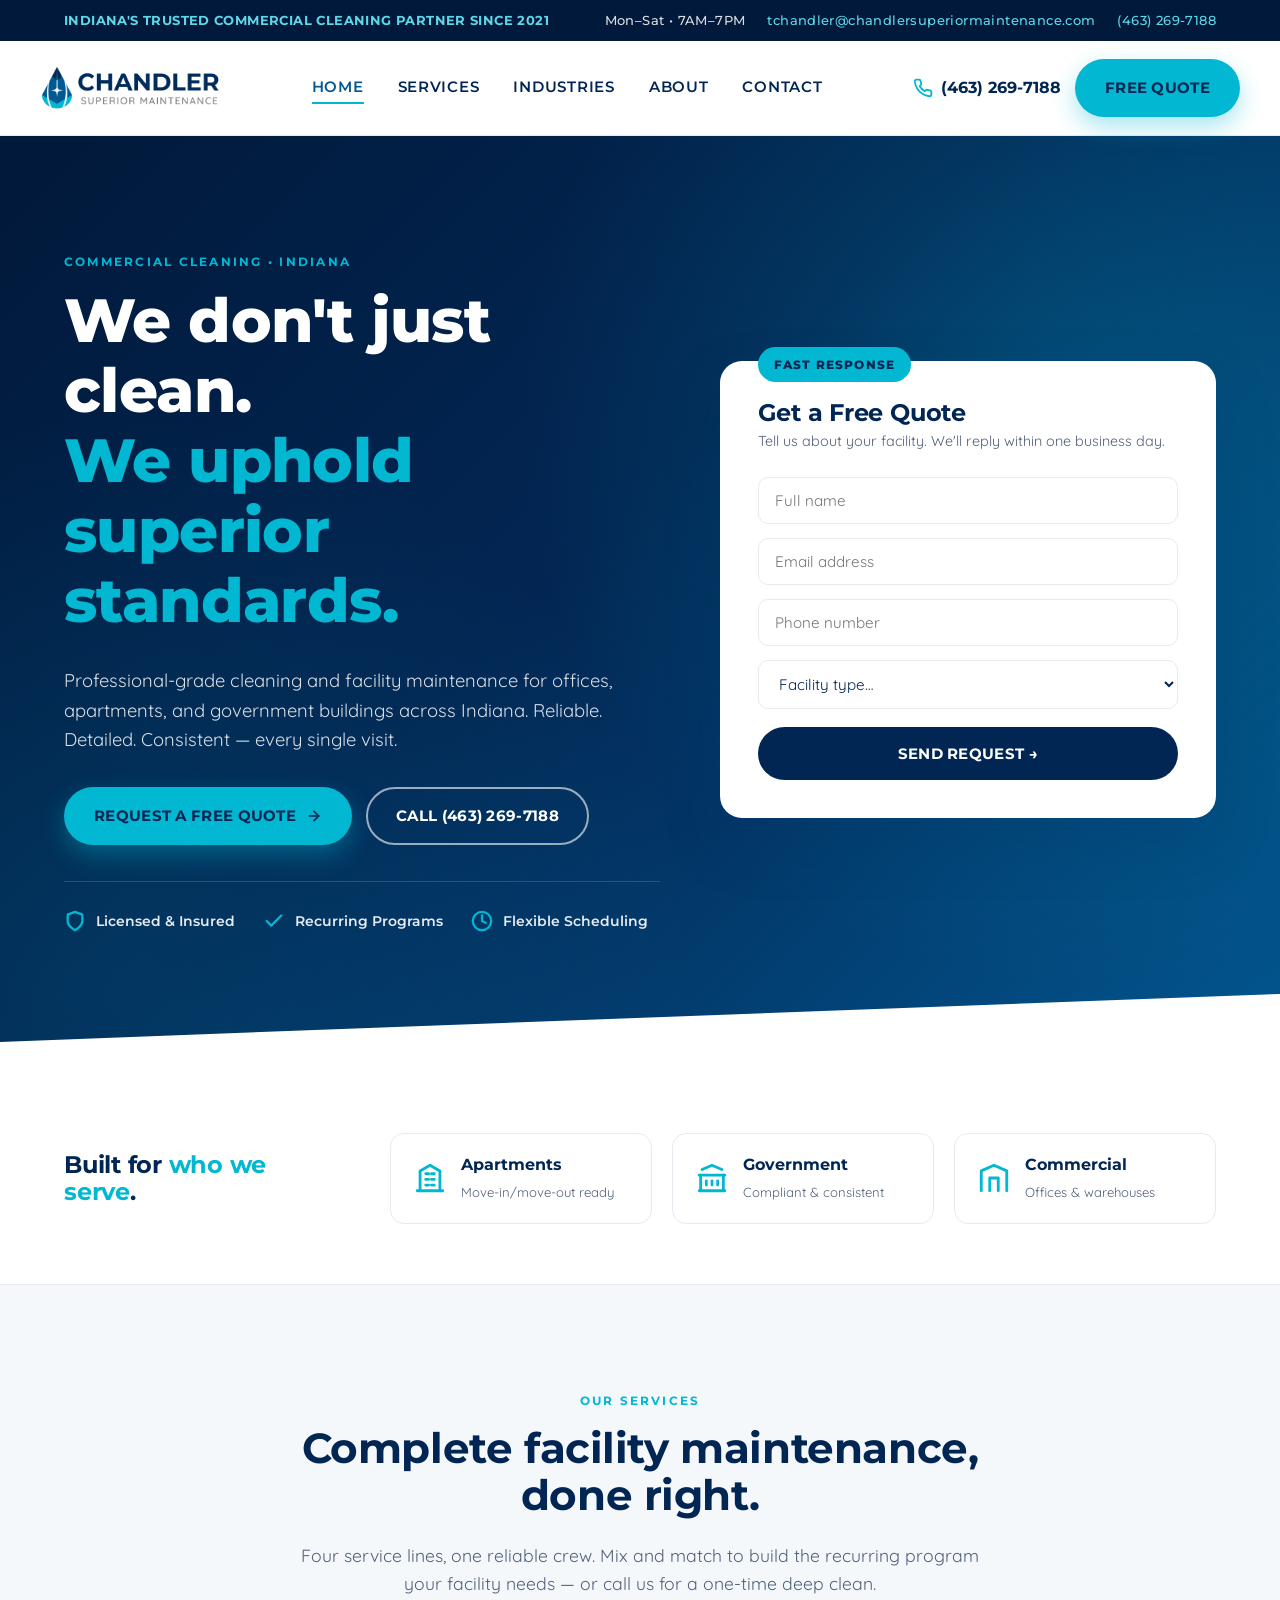
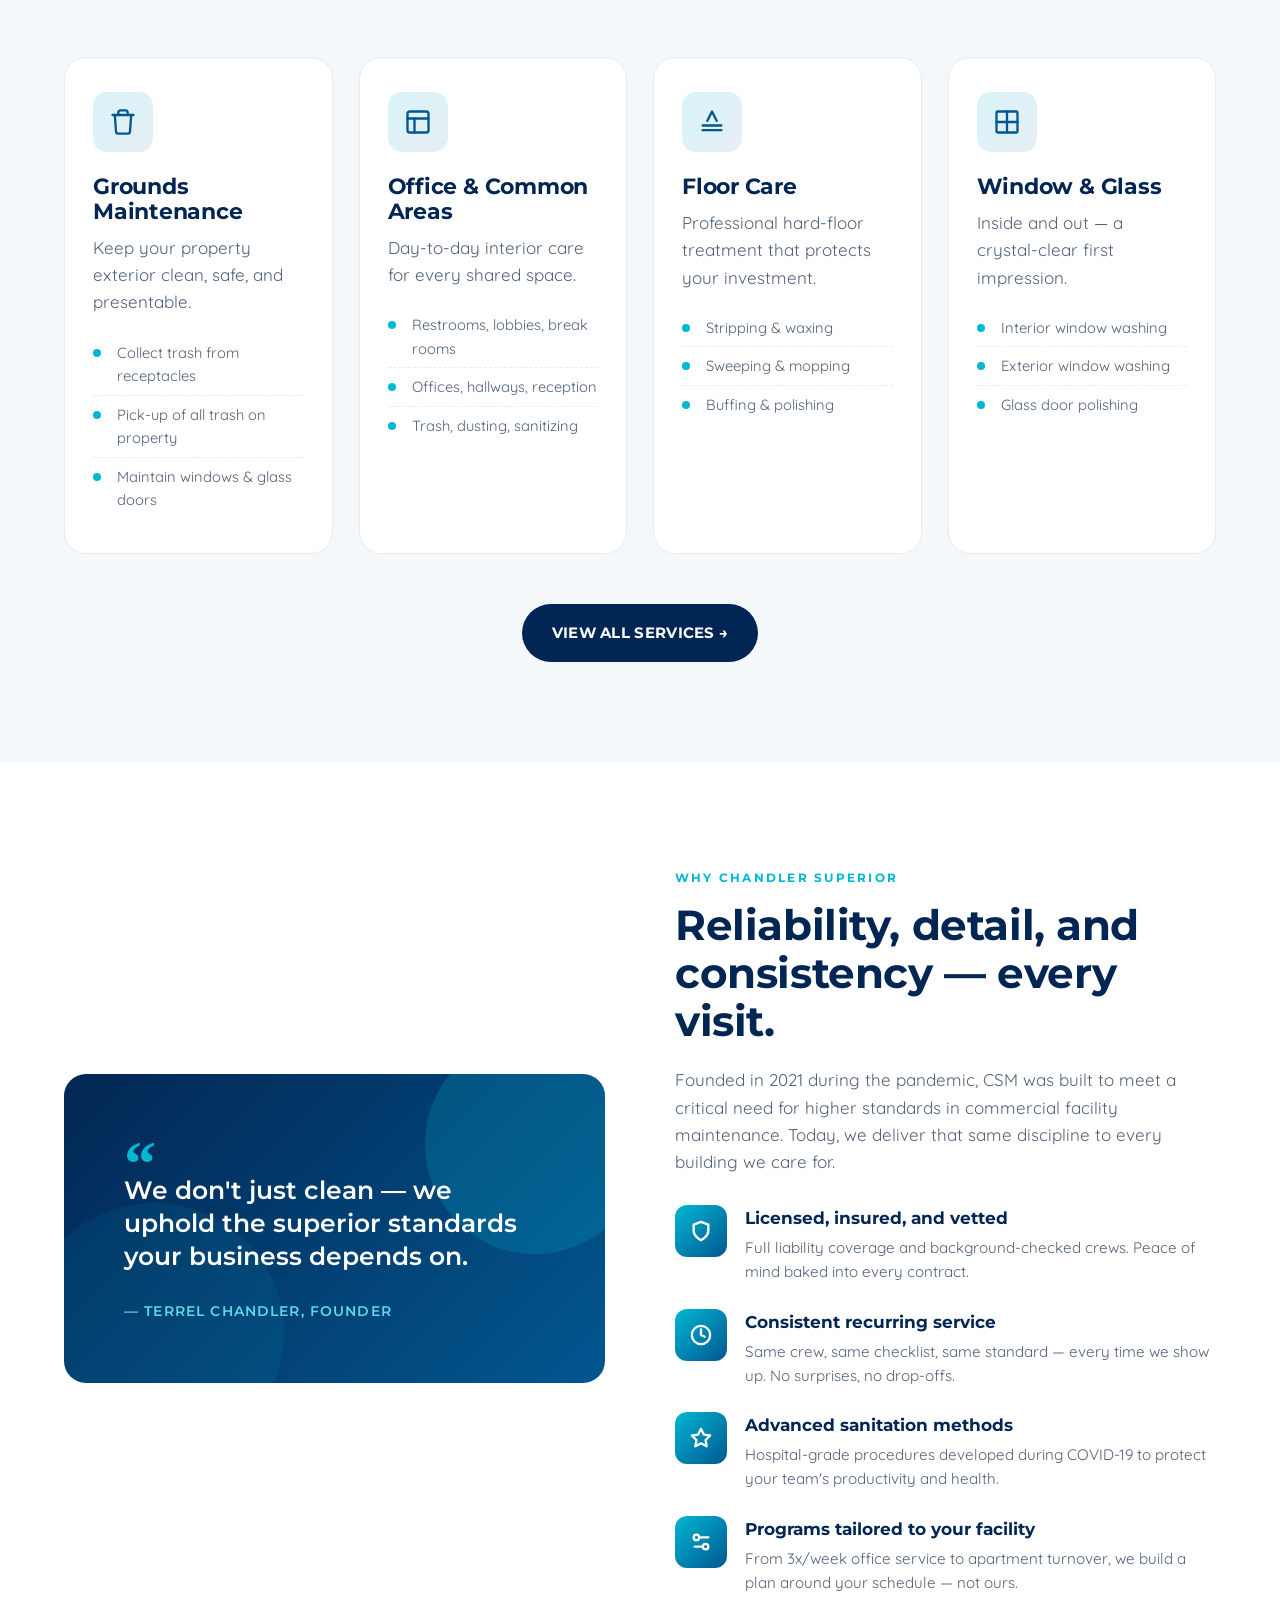
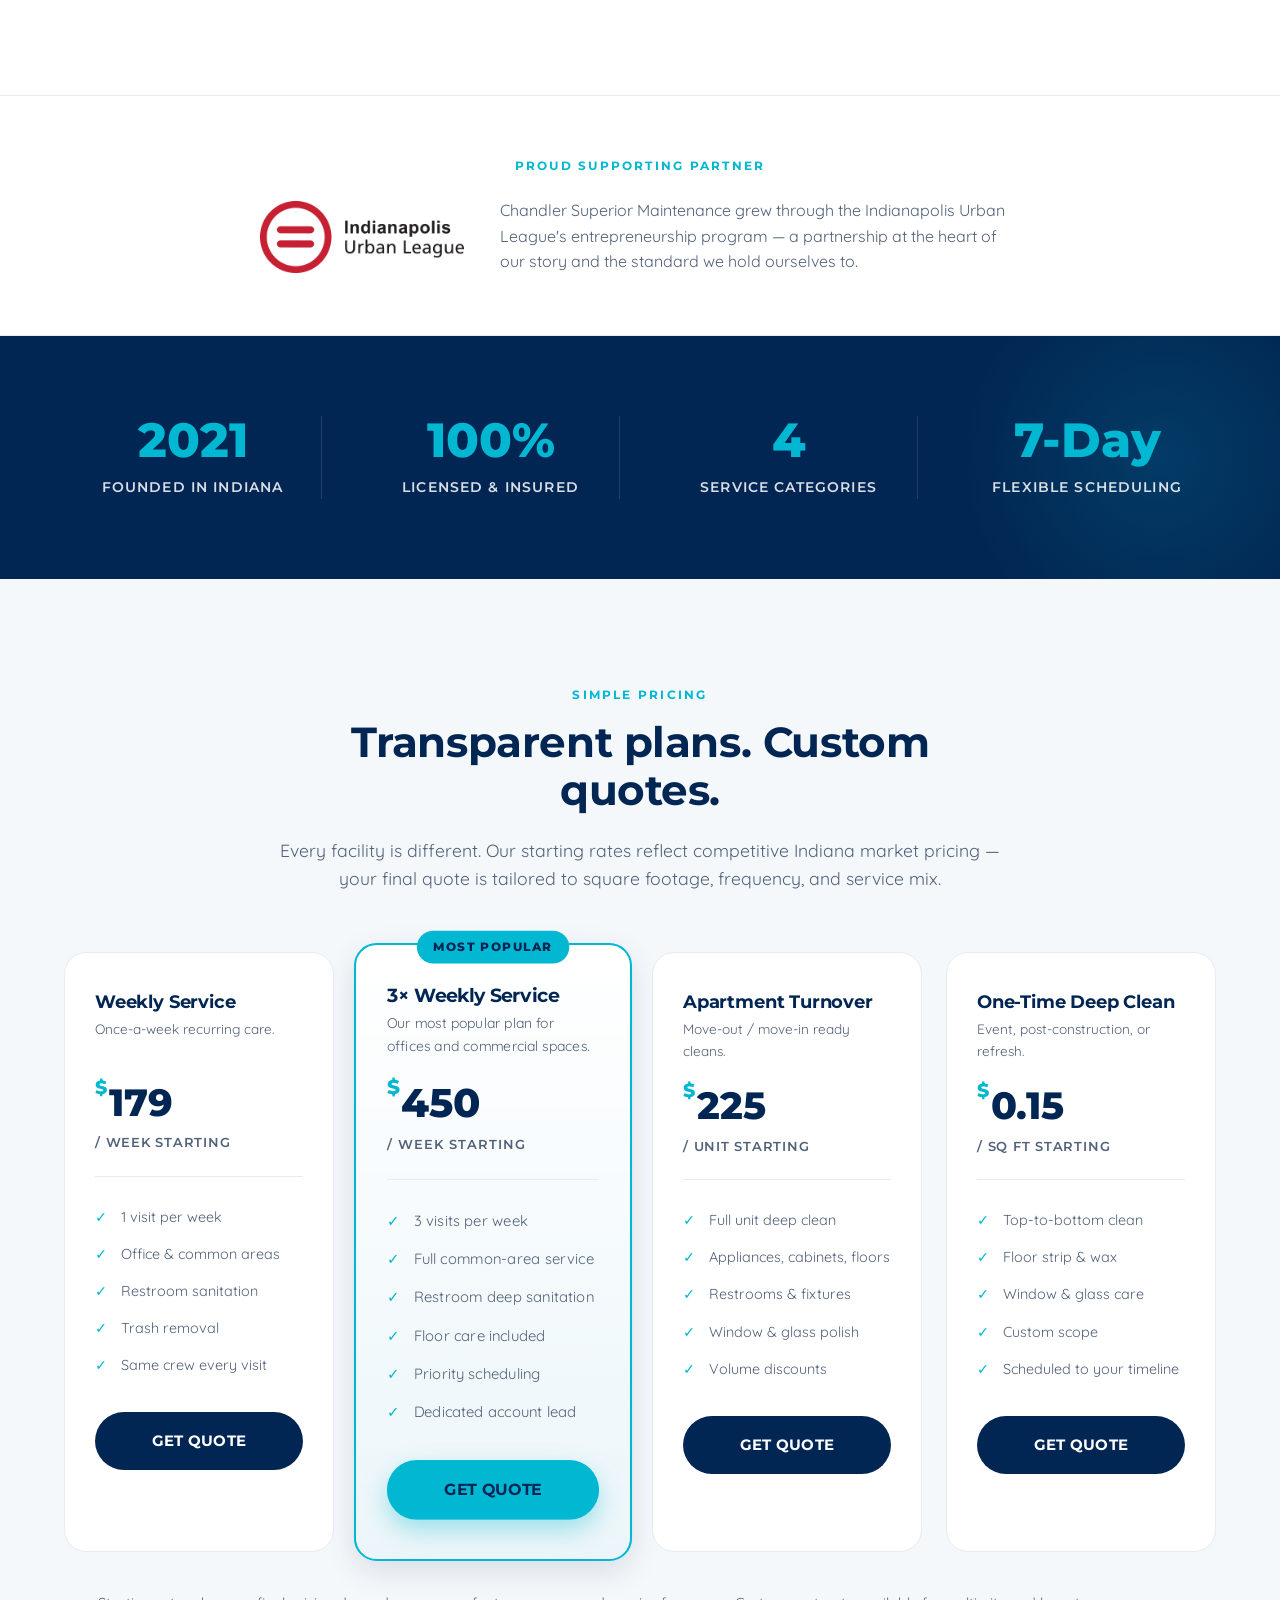
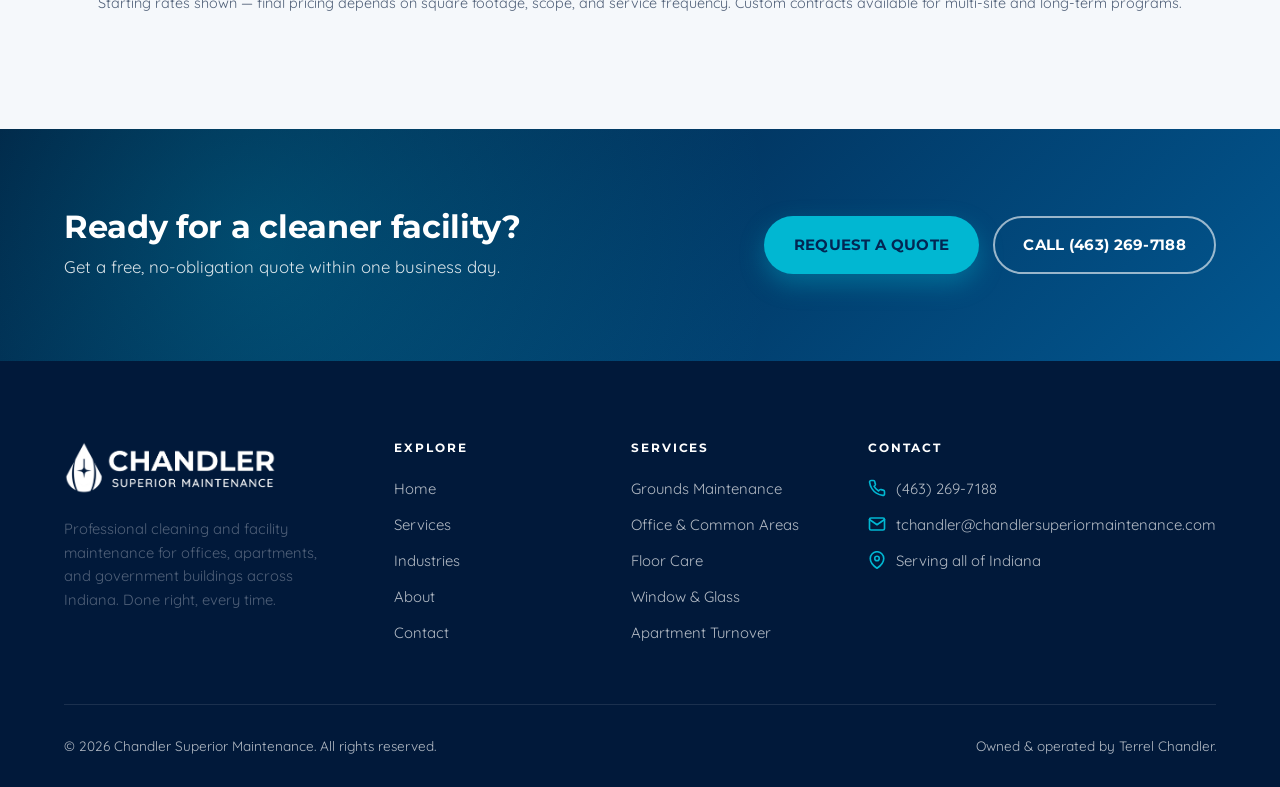
<file: index.html>
<!doctype html>
<html lang="en">
<head>
<meta charset="utf-8">
<meta name="viewport" content="width=device-width, initial-scale=1">
<title>Chandler Superior Maintenance | Commercial Cleaning Services in Indiana</title>
<meta name="description" content="Professional commercial cleaning and facility maintenance for apartments, government buildings, and businesses across Indiana. Recurring service programs starting at $179/week. Get your free quote today.">
<link rel="icon" type="image/png" href="images/favicon.png">
<link rel="stylesheet" href="css/styles.css?v=3">
</head>
<body>

<!-- Top bar -->
<div class="topbar">
  <div class="container">
    <span class="topbar-tagline">Indiana's Trusted Commercial Cleaning Partner Since 2021</span>
    <div class="topbar-info">
      <span>Mon–Sat • 7AM–7PM</span>
      <a href="mailto:tchandler@chandlersuperiormaintenance.com">tchandler@chandlersuperiormaintenance.com</a>
      <a href="tel:+14632697188">(463) 269-7188</a>
    </div>
  </div>
</div>

<!-- Header -->
<header class="site-header">
  <div class="container nav">
    <a class="nav-logo" href="index.html">
      <img src="images/logo-main.png" alt="Chandler Superior Maintenance">
    </a>
    <ul class="nav-links" id="navLinks">
      <li><a href="index.html" class="active">Home</a></li>
      <li><a href="services.html">Services</a></li>
      <li><a href="industries.html">Industries</a></li>
      <li><a href="about.html">About</a></li>
      <li><a href="contact.html">Contact</a></li>
    </ul>
    <div class="nav-cta">
      <a class="nav-phone" href="tel:+14632697188">
        <svg viewBox="0 0 24 24" fill="none" stroke="currentColor" stroke-width="2.2" stroke-linecap="round" stroke-linejoin="round"><path d="M22 16.92v3a2 2 0 0 1-2.18 2 19.79 19.79 0 0 1-8.63-3.07 19.5 19.5 0 0 1-6-6 19.79 19.79 0 0 1-3.07-8.67A2 2 0 0 1 4.11 2h3a2 2 0 0 1 2 1.72 12.84 12.84 0 0 0 .7 2.81 2 2 0 0 1-.45 2.11L8.09 9.91a16 16 0 0 0 6 6l1.27-1.27a2 2 0 0 1 2.11-.45 12.84 12.84 0 0 0 2.81.7A2 2 0 0 1 22 16.92z"/></svg>
        <span class="nav-phone-text">(463) 269-7188</span>
      </a>
      <a class="btn btn-primary" href="contact.html">Free Quote</a>
      <button class="nav-toggle" aria-label="Menu" id="navToggle"><span></span><span></span><span></span></button>
    </div>
  </div>
</header>

<!-- Hero -->
<section class="hero">
  <div class="container">
    <div class="hero-grid">
      <div>
        <span class="eyebrow">Commercial Cleaning • Indiana</span>
        <h1>We don't just clean.<br><span>We uphold superior standards.</span></h1>
        <p class="hero-lede">Professional-grade cleaning and facility maintenance for offices, apartments, and government buildings across Indiana. Reliable. Detailed. Consistent — every single visit.</p>
        <div class="hero-ctas">
          <a class="btn btn-primary" href="contact.html">
            Request a Free Quote
            <svg viewBox="0 0 24 24" fill="none" stroke="currentColor" stroke-width="2.5" stroke-linecap="round" stroke-linejoin="round"><line x1="5" y1="12" x2="19" y2="12"/><polyline points="12 5 19 12 12 19"/></svg>
          </a>
          <a class="btn btn-outline" href="tel:+14632697188">Call (463) 269-7188</a>
        </div>
        <div class="hero-trust">
          <div>
            <svg viewBox="0 0 24 24" fill="none" stroke="currentColor" stroke-width="2.5" stroke-linecap="round" stroke-linejoin="round"><path d="M12 22s8-4 8-10V5l-8-3-8 3v7c0 6 8 10 8 10z"/></svg>
            Licensed & Insured
          </div>
          <div>
            <svg viewBox="0 0 24 24" fill="none" stroke="currentColor" stroke-width="2.5" stroke-linecap="round" stroke-linejoin="round"><polyline points="20 6 9 17 4 12"/></svg>
            Recurring Programs
          </div>
          <div>
            <svg viewBox="0 0 24 24" fill="none" stroke="currentColor" stroke-width="2.5" stroke-linecap="round" stroke-linejoin="round"><circle cx="12" cy="12" r="10"/><polyline points="12 6 12 12 16 14"/></svg>
            Flexible Scheduling
          </div>
        </div>
      </div>

      <!-- Quick quote card -->
      <div class="hero-card">
        <span class="hero-card-badge">Fast Response</span>
        <h3>Get a Free Quote</h3>
        <p class="hero-card-sub">Tell us about your facility. We'll reply within one business day.</p>
        <form action="mailto:tchandler@chandlersuperiormaintenance.com" method="post" enctype="text/plain">
          <input type="text" name="Name" placeholder="Full name" required>
          <input type="email" name="Email" placeholder="Email address" required>
          <input type="tel" name="Phone" placeholder="Phone number">
          <select name="Facility Type" required>
            <option value="">Facility type…</option>
            <option>Apartment Community</option>
            <option>Government Building</option>
            <option>Office / Commercial</option>
            <option>Warehouse / Industrial</option>
            <option>Other</option>
          </select>
          <button class="btn btn-dark" type="submit">Send Request →</button>
        </form>
      </div>
    </div>
  </div>
</section>

<!-- Industries strip -->
<section class="industries-strip">
  <div class="container">
    <div class="industries-strip-grid">
      <h2>Built for <span>who we serve</span>.</h2>
      <div class="industries-strip-items">
        <a class="ind-chip" href="industries.html#apartments">
          <svg viewBox="0 0 24 24" fill="none" stroke="currentColor" stroke-width="2" stroke-linecap="round" stroke-linejoin="round"><path d="M3 21h18"/><path d="M5 21V7l7-4 7 4v14"/><path d="M9 9h2"/><path d="M9 13h2"/><path d="M9 17h2"/><path d="M13 9h2"/><path d="M13 13h2"/><path d="M13 17h2"/></svg>
          <div><strong>Apartments</strong><span>Move-in/move-out ready</span></div>
        </a>
        <a class="ind-chip" href="industries.html#government">
          <svg viewBox="0 0 24 24" fill="none" stroke="currentColor" stroke-width="2" stroke-linecap="round" stroke-linejoin="round"><path d="M3 21h18"/><path d="M3 10h18"/><path d="M5 6l7-3 7 3"/><path d="M4 10v11"/><path d="M20 10v11"/><path d="M8 14v3"/><path d="M12 14v3"/><path d="M16 14v3"/></svg>
          <div><strong>Government</strong><span>Compliant & consistent</span></div>
        </a>
        <a class="ind-chip" href="industries.html#commercial">
          <svg viewBox="0 0 24 24" fill="none" stroke="currentColor" stroke-width="2" stroke-linecap="round" stroke-linejoin="round"><path d="M3 21V7l9-4 9 4v14"/><path d="M9 21V12h6v9"/></svg>
          <div><strong>Commercial</strong><span>Offices & warehouses</span></div>
        </a>
      </div>
    </div>
  </div>
</section>

<!-- Services overview -->
<section class="alt">
  <div class="container">
    <div class="section-head">
      <span class="eyebrow">Our Services</span>
      <h2>Complete facility maintenance, done right.</h2>
      <p>Four service lines, one reliable crew. Mix and match to build the recurring program your facility needs — or call us for a one-time deep clean.</p>
    </div>
    <div class="services-grid">
      <div class="service-card">
        <div class="service-icon">
          <svg width="28" height="28" viewBox="0 0 24 24" fill="none" stroke="currentColor" stroke-width="2" stroke-linecap="round" stroke-linejoin="round"><path d="M3 6h18"/><path d="M8 6V4a2 2 0 0 1 2-2h4a2 2 0 0 1 2 2v2"/><path d="M19 6l-1 14a2 2 0 0 1-2 2H8a2 2 0 0 1-2-2L5 6"/></svg>
        </div>
        <h3>Grounds Maintenance</h3>
        <p>Keep your property exterior clean, safe, and presentable.</p>
        <ul>
          <li>Collect trash from receptacles</li>
          <li>Pick-up of all trash on property</li>
          <li>Maintain windows & glass doors</li>
        </ul>
      </div>

      <div class="service-card">
        <div class="service-icon">
          <svg width="28" height="28" viewBox="0 0 24 24" fill="none" stroke="currentColor" stroke-width="2" stroke-linecap="round" stroke-linejoin="round"><rect x="3" y="3" width="18" height="18" rx="2"/><path d="M3 9h18"/><path d="M9 21V9"/></svg>
        </div>
        <h3>Office & Common Areas</h3>
        <p>Day-to-day interior care for every shared space.</p>
        <ul>
          <li>Restrooms, lobbies, break rooms</li>
          <li>Offices, hallways, reception</li>
          <li>Trash, dusting, sanitizing</li>
        </ul>
      </div>

      <div class="service-card">
        <div class="service-icon">
          <svg width="28" height="28" viewBox="0 0 24 24" fill="none" stroke="currentColor" stroke-width="2" stroke-linecap="round" stroke-linejoin="round"><path d="M4 19h16"/><path d="M4 15h16"/><path d="M8 11l4-8 4 8"/></svg>
        </div>
        <h3>Floor Care</h3>
        <p>Professional hard-floor treatment that protects your investment.</p>
        <ul>
          <li>Stripping & waxing</li>
          <li>Sweeping & mopping</li>
          <li>Buffing & polishing</li>
        </ul>
      </div>

      <div class="service-card">
        <div class="service-icon">
          <svg width="28" height="28" viewBox="0 0 24 24" fill="none" stroke="currentColor" stroke-width="2" stroke-linecap="round" stroke-linejoin="round"><rect x="3" y="3" width="18" height="18" rx="1"/><path d="M3 12h18"/><path d="M12 3v18"/></svg>
        </div>
        <h3>Window & Glass</h3>
        <p>Inside and out — a crystal-clear first impression.</p>
        <ul>
          <li>Interior window washing</li>
          <li>Exterior window washing</li>
          <li>Glass door polishing</li>
        </ul>
      </div>
    </div>
    <div style="text-align:center; margin-top: 50px;">
      <a class="btn btn-dark" href="services.html">View All Services →</a>
    </div>
  </div>
</section>

<!-- Why CSM -->
<section>
  <div class="container">
    <div class="why-grid">
      <div class="why-image">
        <div class="quote">We don't just clean — we uphold the superior standards your business depends on.</div>
        <cite>— Terrel Chandler, Founder</cite>
      </div>
      <div>
        <span class="eyebrow">Why Chandler Superior</span>
        <h2>Reliability, detail, and consistency — every visit.</h2>
        <p>Founded in 2021 during the pandemic, CSM was built to meet a critical need for higher standards in commercial facility maintenance. Today, we deliver that same discipline to every building we care for.</p>
        <ul class="why-list">
          <li>
            <div class="icon"><svg width="22" height="22" viewBox="0 0 24 24" fill="none" stroke="currentColor" stroke-width="2.5" stroke-linecap="round" stroke-linejoin="round"><path d="M12 22s8-4 8-10V5l-8-3-8 3v7c0 6 8 10 8 10z"/></svg></div>
            <div><strong>Licensed, insured, and vetted</strong><p>Full liability coverage and background-checked crews. Peace of mind baked into every contract.</p></div>
          </li>
          <li>
            <div class="icon"><svg width="22" height="22" viewBox="0 0 24 24" fill="none" stroke="currentColor" stroke-width="2.5" stroke-linecap="round" stroke-linejoin="round"><circle cx="12" cy="12" r="10"/><polyline points="12 6 12 12 16 14"/></svg></div>
            <div><strong>Consistent recurring service</strong><p>Same crew, same checklist, same standard — every time we show up. No surprises, no drop-offs.</p></div>
          </li>
          <li>
            <div class="icon"><svg width="22" height="22" viewBox="0 0 24 24" fill="none" stroke="currentColor" stroke-width="2.5" stroke-linecap="round" stroke-linejoin="round"><path d="M12 2l3.09 6.26L22 9.27l-5 4.87 1.18 6.88L12 17.77l-6.18 3.25L7 14.14 2 9.27l6.91-1.01L12 2z"/></svg></div>
            <div><strong>Advanced sanitation methods</strong><p>Hospital-grade procedures developed during COVID-19 to protect your team's productivity and health.</p></div>
          </li>
          <li>
            <div class="icon"><svg width="22" height="22" viewBox="0 0 24 24" fill="none" stroke="currentColor" stroke-width="2.5" stroke-linecap="round" stroke-linejoin="round"><path d="M20 7h-9"/><path d="M14 17H5"/><circle cx="17" cy="17" r="3"/><circle cx="7" cy="7" r="3"/></svg></div>
            <div><strong>Programs tailored to your facility</strong><p>From 3x/week office service to apartment turnover, we build a plan around your schedule — not ours.</p></div>
          </li>
        </ul>
      </div>
    </div>
  </div>
</section>

<!-- Partner strip -->
<section class="partner-strip">
  <div class="container">
    <span class="eyebrow">Proud Supporting Partner</span>
    <div class="partner-strip-row">
      <img src="images/urban-league-logo.png" alt="Indianapolis Urban League">
      <p>Chandler Superior Maintenance grew through the Indianapolis Urban League's entrepreneurship program — a partnership at the heart of our story and the standard we hold ourselves to.</p>
    </div>
  </div>
</section>

<!-- Stats -->
<section class="stats">
  <div class="container">
    <div class="stats-grid">
      <div><strong>2021</strong><span>Founded in Indiana</span></div>
      <div><strong>100%</strong><span>Licensed & Insured</span></div>
      <div><strong>4</strong><span>Service Categories</span></div>
      <div><strong>7-Day</strong><span>Flexible Scheduling</span></div>
    </div>
  </div>
</section>

<!-- Pricing -->
<section class="alt">
  <div class="container">
    <div class="section-head">
      <span class="eyebrow">Simple Pricing</span>
      <h2>Transparent plans. Custom quotes.</h2>
      <p>Every facility is different. Our starting rates reflect competitive Indiana market pricing — your final quote is tailored to square footage, frequency, and service mix.</p>
    </div>
    <div class="pricing-grid">

      <div class="price-card">
        <h3>Weekly Service</h3>
        <p class="price-sub">Once-a-week recurring care.</p>
        <div class="price"><sup>$</sup>179<small>/ week starting</small></div>
        <ul>
          <li>1 visit per week</li>
          <li>Office & common areas</li>
          <li>Restroom sanitation</li>
          <li>Trash removal</li>
          <li>Same crew every visit</li>
        </ul>
        <a class="btn btn-dark" href="contact.html">Get Quote</a>
      </div>

      <div class="price-card featured">
        <h3>3× Weekly Service</h3>
        <p class="price-sub">Our most popular plan for offices and commercial spaces.</p>
        <div class="price"><sup>$</sup>450<small>/ week starting</small></div>
        <ul>
          <li>3 visits per week</li>
          <li>Full common-area service</li>
          <li>Restroom deep sanitation</li>
          <li>Floor care included</li>
          <li>Priority scheduling</li>
          <li>Dedicated account lead</li>
        </ul>
        <a class="btn btn-primary" href="contact.html">Get Quote</a>
      </div>

      <div class="price-card">
        <h3>Apartment Turnover</h3>
        <p class="price-sub">Move-out / move-in ready cleans.</p>
        <div class="price"><sup>$</sup>225<small>/ unit starting</small></div>
        <ul>
          <li>Full unit deep clean</li>
          <li>Appliances, cabinets, floors</li>
          <li>Restrooms & fixtures</li>
          <li>Window & glass polish</li>
          <li>Volume discounts</li>
        </ul>
        <a class="btn btn-dark" href="contact.html">Get Quote</a>
      </div>

      <div class="price-card">
        <h3>One-Time Deep Clean</h3>
        <p class="price-sub">Event, post-construction, or refresh.</p>
        <div class="price"><sup>$</sup>0.15<small>/ sq ft starting</small></div>
        <ul>
          <li>Top-to-bottom clean</li>
          <li>Floor strip & wax</li>
          <li>Window & glass care</li>
          <li>Custom scope</li>
          <li>Scheduled to your timeline</li>
        </ul>
        <a class="btn btn-dark" href="contact.html">Get Quote</a>
      </div>

    </div>
    <p class="pricing-note">Starting rates shown — final pricing depends on square footage, scope, and service frequency. Custom contracts available for multi-site and long-term programs.</p>
  </div>
</section>

<!-- CTA banner -->
<section class="cta-banner">
  <div class="container">
    <div>
      <h2>Ready for a cleaner facility?</h2>
      <p>Get a free, no-obligation quote within one business day.</p>
    </div>
    <div class="btns">
      <a class="btn btn-primary" href="contact.html">Request a Quote</a>
      <a class="btn btn-outline" href="tel:+14632697188">Call (463) 269-7188</a>
    </div>
  </div>
</section>

<!-- Footer -->
<footer class="site-footer">
  <div class="container">
    <div class="footer-grid">
      <div class="footer-brand">
        <img src="images/logo-main.png" alt="Chandler Superior Maintenance">
        <p>Professional cleaning and facility maintenance for offices, apartments, and government buildings across Indiana. Done right, every time.</p>
      </div>
      <div>
        <h5>Explore</h5>
        <ul>
          <li><a href="index.html">Home</a></li>
          <li><a href="services.html">Services</a></li>
          <li><a href="industries.html">Industries</a></li>
          <li><a href="about.html">About</a></li>
          <li><a href="contact.html">Contact</a></li>
        </ul>
      </div>
      <div>
        <h5>Services</h5>
        <ul>
          <li><a href="services.html">Grounds Maintenance</a></li>
          <li><a href="services.html">Office & Common Areas</a></li>
          <li><a href="services.html">Floor Care</a></li>
          <li><a href="services.html">Window & Glass</a></li>
          <li><a href="services.html">Apartment Turnover</a></li>
        </ul>
      </div>
      <div>
        <h5>Contact</h5>
        <ul>
          <li class="contact-li">
            <svg viewBox="0 0 24 24" fill="none" stroke="currentColor" stroke-width="2.2" stroke-linecap="round" stroke-linejoin="round"><path d="M22 16.92v3a2 2 0 0 1-2.18 2 19.79 19.79 0 0 1-8.63-3.07 19.5 19.5 0 0 1-6-6 19.79 19.79 0 0 1-3.07-8.67A2 2 0 0 1 4.11 2h3a2 2 0 0 1 2 1.72 12.84 12.84 0 0 0 .7 2.81 2 2 0 0 1-.45 2.11L8.09 9.91a16 16 0 0 0 6 6l1.27-1.27a2 2 0 0 1 2.11-.45 12.84 12.84 0 0 0 2.81.7A2 2 0 0 1 22 16.92z"/></svg>
            <a href="tel:+14632697188">(463) 269-7188</a>
          </li>
          <li class="contact-li">
            <svg viewBox="0 0 24 24" fill="none" stroke="currentColor" stroke-width="2.2" stroke-linecap="round" stroke-linejoin="round"><path d="M4 4h16c1.1 0 2 .9 2 2v12c0 1.1-.9 2-2 2H4c-1.1 0-2-.9-2-2V6c0-1.1.9-2 2-2z"/><polyline points="22,6 12,13 2,6"/></svg>
            <a href="mailto:tchandler@chandlersuperiormaintenance.com">tchandler@chandlersuperiormaintenance.com</a>
          </li>
          <li class="contact-li">
            <svg viewBox="0 0 24 24" fill="none" stroke="currentColor" stroke-width="2.2" stroke-linecap="round" stroke-linejoin="round"><path d="M21 10c0 7-9 13-9 13s-9-6-9-13a9 9 0 0 1 18 0z"/><circle cx="12" cy="10" r="3"/></svg>
            Serving all of Indiana
          </li>
        </ul>
      </div>
    </div>
    <div class="footer-bottom">
      <span>© <span id="year">2026</span> Chandler Superior Maintenance. All rights reserved.</span>
      <span>Owned & operated by Terrel Chandler.</span>
    </div>
  </div>
</footer>

<script src="js/main.js"></script>
</body>
</html>
</file>
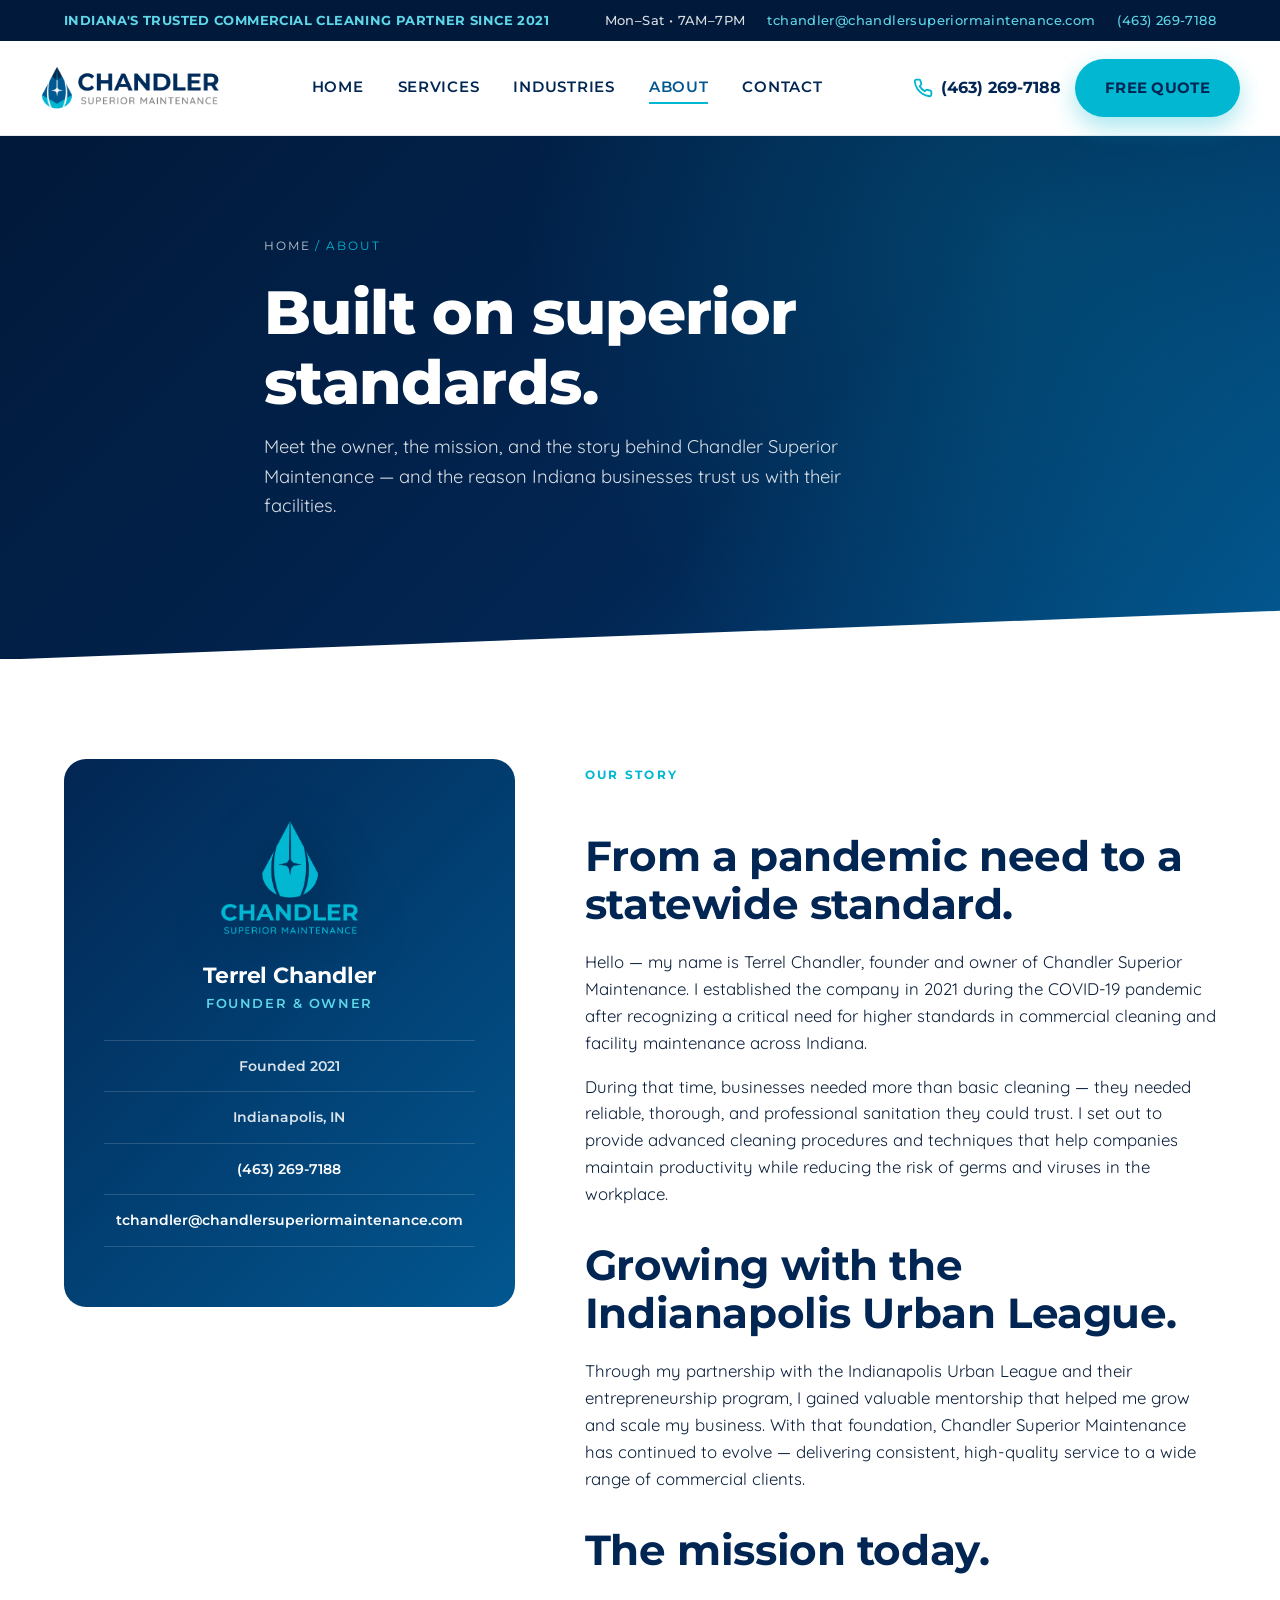
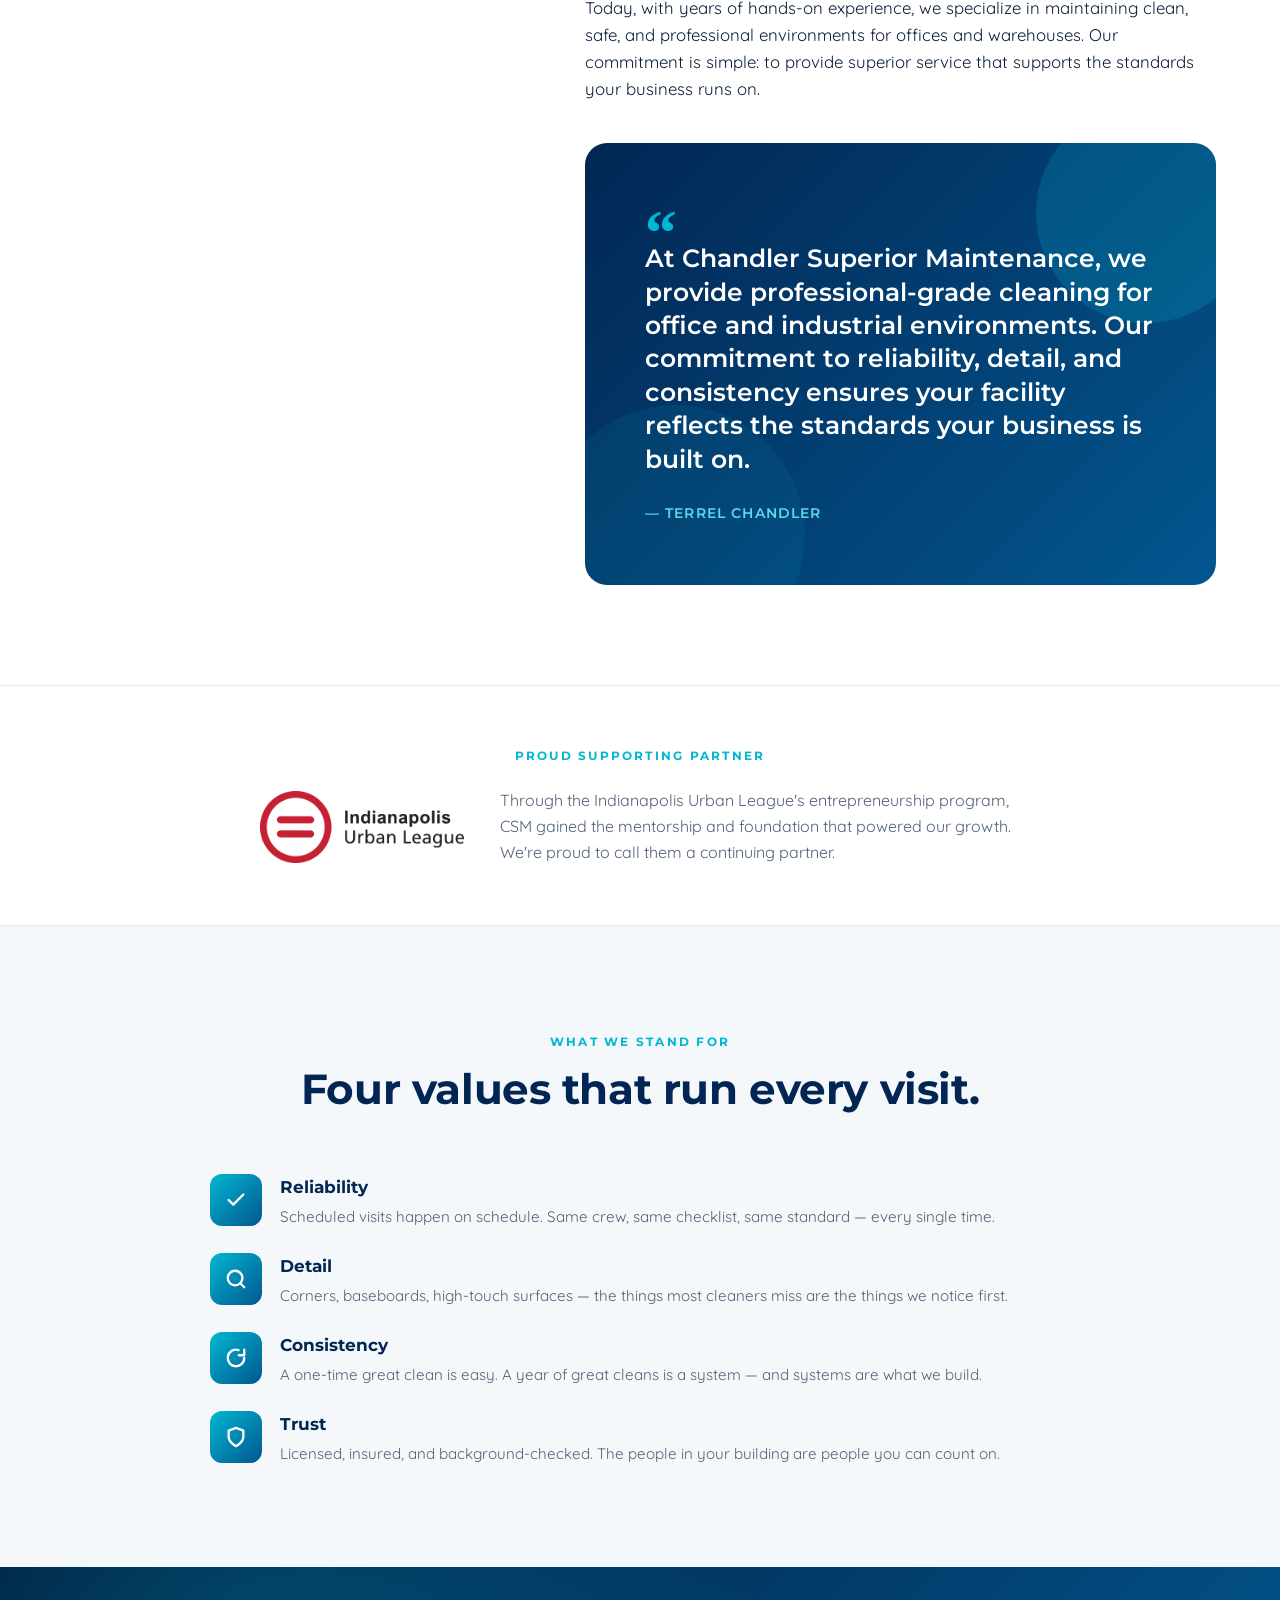
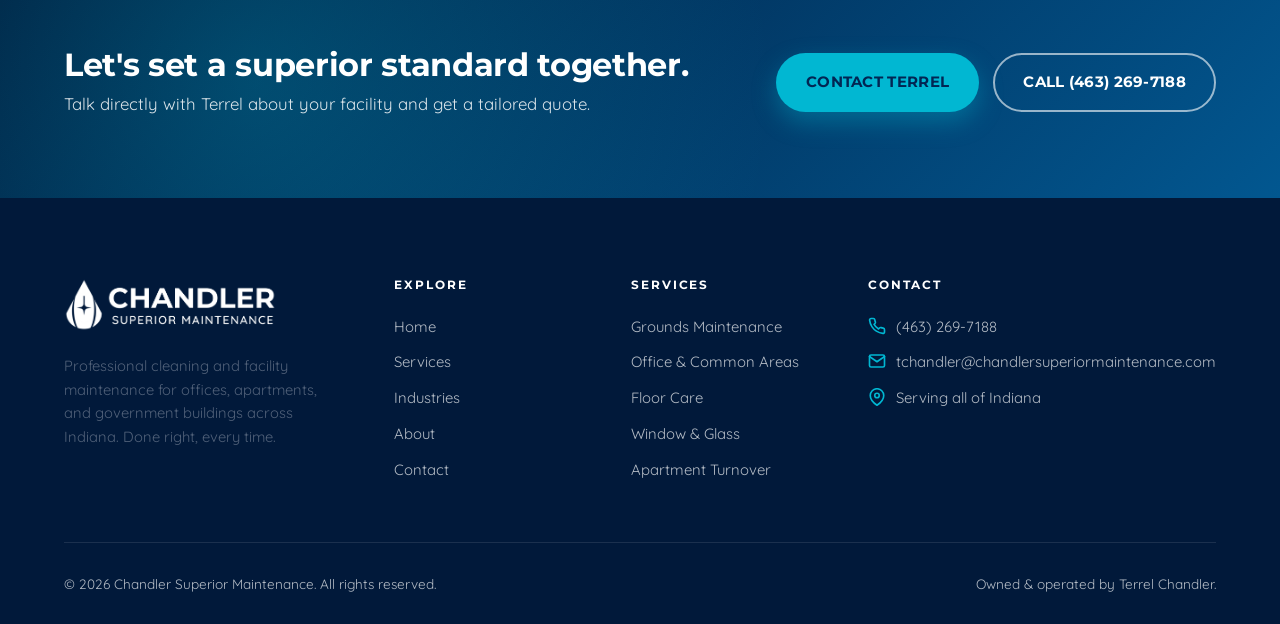
<file: about.html>
<!doctype html>
<html lang="en">
<head>
<meta charset="utf-8">
<meta name="viewport" content="width=device-width, initial-scale=1">
<title>About Terrel Chandler | Chandler Superior Maintenance</title>
<meta name="description" content="Chandler Superior Maintenance was founded in 2021 by Terrel Chandler to deliver higher standards in commercial cleaning and facility maintenance across Indiana.">
<link rel="icon" type="image/png" href="images/favicon.png">
<link rel="stylesheet" href="css/styles.css?v=3">
</head>
<body>

<div class="topbar">
  <div class="container">
    <span class="topbar-tagline">Indiana's Trusted Commercial Cleaning Partner Since 2021</span>
    <div class="topbar-info">
      <span>Mon–Sat • 7AM–7PM</span>
      <a href="mailto:tchandler@chandlersuperiormaintenance.com">tchandler@chandlersuperiormaintenance.com</a>
      <a href="tel:+14632697188">(463) 269-7188</a>
    </div>
  </div>
</div>

<header class="site-header">
  <div class="container nav">
    <a class="nav-logo" href="index.html"><img src="images/logo-main.png" alt="Chandler Superior Maintenance"></a>
    <ul class="nav-links" id="navLinks">
      <li><a href="index.html">Home</a></li>
      <li><a href="services.html">Services</a></li>
      <li><a href="industries.html">Industries</a></li>
      <li><a href="about.html" class="active">About</a></li>
      <li><a href="contact.html">Contact</a></li>
    </ul>
    <div class="nav-cta">
      <a class="nav-phone" href="tel:+14632697188">
        <svg viewBox="0 0 24 24" fill="none" stroke="currentColor" stroke-width="2.2" stroke-linecap="round" stroke-linejoin="round"><path d="M22 16.92v3a2 2 0 0 1-2.18 2 19.79 19.79 0 0 1-8.63-3.07 19.5 19.5 0 0 1-6-6 19.79 19.79 0 0 1-3.07-8.67A2 2 0 0 1 4.11 2h3a2 2 0 0 1 2 1.72 12.84 12.84 0 0 0 .7 2.81 2 2 0 0 1-.45 2.11L8.09 9.91a16 16 0 0 0 6 6l1.27-1.27a2 2 0 0 1 2.11-.45 12.84 12.84 0 0 0 2.81.7A2 2 0 0 1 22 16.92z"/></svg>
        <span class="nav-phone-text">(463) 269-7188</span>
      </a>
      <a class="btn btn-primary" href="contact.html">Free Quote</a>
      <button class="nav-toggle" aria-label="Menu" id="navToggle"><span></span><span></span><span></span></button>
    </div>
  </div>
</header>

<section class="page-hero">
  <div class="container">
    <div class="breadcrumbs"><a href="index.html">Home</a> / About</div>
    <h1>Built on superior standards.</h1>
    <p>Meet the owner, the mission, and the story behind Chandler Superior Maintenance — and the reason Indiana businesses trust us with their facilities.</p>
  </div>
</section>

<section>
  <div class="container">
    <div class="about-grid">

      <aside class="about-visual">
        <img src="images/logo-vertical-light-blue.png" alt="Chandler Superior Maintenance">
        <h3>Terrel Chandler</h3>
        <span class="role">Founder & Owner</span>
        <div class="contact-line">Founded 2021</div>
        <div class="contact-line">Indianapolis, IN</div>
        <div class="contact-line">
          <a href="tel:+14632697188">(463) 269-7188</a>
        </div>
        <div class="contact-line">
          <a href="mailto:tchandler@chandlersuperiormaintenance.com">tchandler@chandlersuperiormaintenance.com</a>
        </div>
      </aside>

      <div class="about-content">
        <span class="eyebrow">Our Story</span>
        <h2>From a pandemic need to a statewide standard.</h2>
        <p>Hello — my name is Terrel Chandler, founder and owner of Chandler Superior Maintenance. I established the company in 2021 during the COVID-19 pandemic after recognizing a critical need for higher standards in commercial cleaning and facility maintenance across Indiana.</p>
        <p>During that time, businesses needed more than basic cleaning — they needed reliable, thorough, and professional sanitation they could trust. I set out to provide advanced cleaning procedures and techniques that help companies maintain productivity while reducing the risk of germs and viruses in the workplace.</p>

        <h2>Growing with the Indianapolis Urban League.</h2>
        <p>Through my partnership with the Indianapolis Urban League and their entrepreneurship program, I gained valuable mentorship that helped me grow and scale my business. With that foundation, Chandler Superior Maintenance has continued to evolve — delivering consistent, high-quality service to a wide range of commercial clients.</p>

        <h2>The mission today.</h2>
        <p>Today, with years of hands-on experience, we specialize in maintaining clean, safe, and professional environments for offices and warehouses. Our commitment is simple: to provide superior service that supports the standards your business runs on.</p>

        <div class="why-image" style="margin-top: 40px;">
          <div class="quote">At Chandler Superior Maintenance, we provide professional-grade cleaning for office and industrial environments. Our commitment to reliability, detail, and consistency ensures your facility reflects the standards your business is built on.</div>
          <cite>— Terrel Chandler</cite>
        </div>
      </div>

    </div>
  </div>
</section>

<section class="partner-strip">
  <div class="container">
    <span class="eyebrow">Proud Supporting Partner</span>
    <div class="partner-strip-row">
      <img src="images/urban-league-logo.png" alt="Indianapolis Urban League">
      <p>Through the Indianapolis Urban League's entrepreneurship program, CSM gained the mentorship and foundation that powered our growth. We're proud to call them a continuing partner.</p>
    </div>
  </div>
</section>

<section class="alt">
  <div class="container">
    <div class="section-head">
      <span class="eyebrow">What We Stand For</span>
      <h2>Four values that run every visit.</h2>
    </div>
    <ul class="why-list" style="max-width: 860px; margin: 0 auto; grid-template-columns: 1fr;">
      <li>
        <div class="icon"><svg width="22" height="22" viewBox="0 0 24 24" fill="none" stroke="currentColor" stroke-width="2.5" stroke-linecap="round" stroke-linejoin="round"><polyline points="20 6 9 17 4 12"/></svg></div>
        <div><strong>Reliability</strong><p>Scheduled visits happen on schedule. Same crew, same checklist, same standard — every single time.</p></div>
      </li>
      <li>
        <div class="icon"><svg width="22" height="22" viewBox="0 0 24 24" fill="none" stroke="currentColor" stroke-width="2.5" stroke-linecap="round" stroke-linejoin="round"><circle cx="11" cy="11" r="8"/><line x1="21" y1="21" x2="16.65" y2="16.65"/></svg></div>
        <div><strong>Detail</strong><p>Corners, baseboards, high-touch surfaces — the things most cleaners miss are the things we notice first.</p></div>
      </li>
      <li>
        <div class="icon"><svg width="22" height="22" viewBox="0 0 24 24" fill="none" stroke="currentColor" stroke-width="2.5" stroke-linecap="round" stroke-linejoin="round"><path d="M21 12a9 9 0 1 1-6.22-8.56"/><polyline points="21 3 21 9 15 9"/></svg></div>
        <div><strong>Consistency</strong><p>A one-time great clean is easy. A year of great cleans is a system — and systems are what we build.</p></div>
      </li>
      <li>
        <div class="icon"><svg width="22" height="22" viewBox="0 0 24 24" fill="none" stroke="currentColor" stroke-width="2.5" stroke-linecap="round" stroke-linejoin="round"><path d="M12 22s8-4 8-10V5l-8-3-8 3v7c0 6 8 10 8 10z"/></svg></div>
        <div><strong>Trust</strong><p>Licensed, insured, and background-checked. The people in your building are people you can count on.</p></div>
      </li>
    </ul>
  </div>
</section>

<section class="cta-banner">
  <div class="container">
    <div>
      <h2>Let's set a superior standard together.</h2>
      <p>Talk directly with Terrel about your facility and get a tailored quote.</p>
    </div>
    <div class="btns">
      <a class="btn btn-primary" href="contact.html">Contact Terrel</a>
      <a class="btn btn-outline" href="tel:+14632697188">Call (463) 269-7188</a>
    </div>
  </div>
</section>

<footer class="site-footer">
  <div class="container">
    <div class="footer-grid">
      <div class="footer-brand">
        <img src="images/logo-main.png" alt="Chandler Superior Maintenance">
        <p>Professional cleaning and facility maintenance for offices, apartments, and government buildings across Indiana. Done right, every time.</p>
      </div>
      <div>
        <h5>Explore</h5>
        <ul>
          <li><a href="index.html">Home</a></li>
          <li><a href="services.html">Services</a></li>
          <li><a href="industries.html">Industries</a></li>
          <li><a href="about.html">About</a></li>
          <li><a href="contact.html">Contact</a></li>
        </ul>
      </div>
      <div>
        <h5>Services</h5>
        <ul>
          <li><a href="services.html">Grounds Maintenance</a></li>
          <li><a href="services.html">Office & Common Areas</a></li>
          <li><a href="services.html">Floor Care</a></li>
          <li><a href="services.html">Window & Glass</a></li>
          <li><a href="services.html">Apartment Turnover</a></li>
        </ul>
      </div>
      <div>
        <h5>Contact</h5>
        <ul>
          <li class="contact-li">
            <svg viewBox="0 0 24 24" fill="none" stroke="currentColor" stroke-width="2.2" stroke-linecap="round" stroke-linejoin="round"><path d="M22 16.92v3a2 2 0 0 1-2.18 2 19.79 19.79 0 0 1-8.63-3.07 19.5 19.5 0 0 1-6-6 19.79 19.79 0 0 1-3.07-8.67A2 2 0 0 1 4.11 2h3a2 2 0 0 1 2 1.72 12.84 12.84 0 0 0 .7 2.81 2 2 0 0 1-.45 2.11L8.09 9.91a16 16 0 0 0 6 6l1.27-1.27a2 2 0 0 1 2.11-.45 12.84 12.84 0 0 0 2.81.7A2 2 0 0 1 22 16.92z"/></svg>
            <a href="tel:+14632697188">(463) 269-7188</a>
          </li>
          <li class="contact-li">
            <svg viewBox="0 0 24 24" fill="none" stroke="currentColor" stroke-width="2.2" stroke-linecap="round" stroke-linejoin="round"><path d="M4 4h16c1.1 0 2 .9 2 2v12c0 1.1-.9 2-2 2H4c-1.1 0-2-.9-2-2V6c0-1.1.9-2 2-2z"/><polyline points="22,6 12,13 2,6"/></svg>
            <a href="mailto:tchandler@chandlersuperiormaintenance.com">tchandler@chandlersuperiormaintenance.com</a>
          </li>
          <li class="contact-li">
            <svg viewBox="0 0 24 24" fill="none" stroke="currentColor" stroke-width="2.2" stroke-linecap="round" stroke-linejoin="round"><path d="M21 10c0 7-9 13-9 13s-9-6-9-13a9 9 0 0 1 18 0z"/><circle cx="12" cy="10" r="3"/></svg>
            Serving all of Indiana
          </li>
        </ul>
      </div>
    </div>
    <div class="footer-bottom">
      <span>© <span id="year">2026</span> Chandler Superior Maintenance. All rights reserved.</span>
      <span>Owned & operated by Terrel Chandler.</span>
    </div>
  </div>
</footer>

<script src="js/main.js"></script>
</body>
</html>
</file>
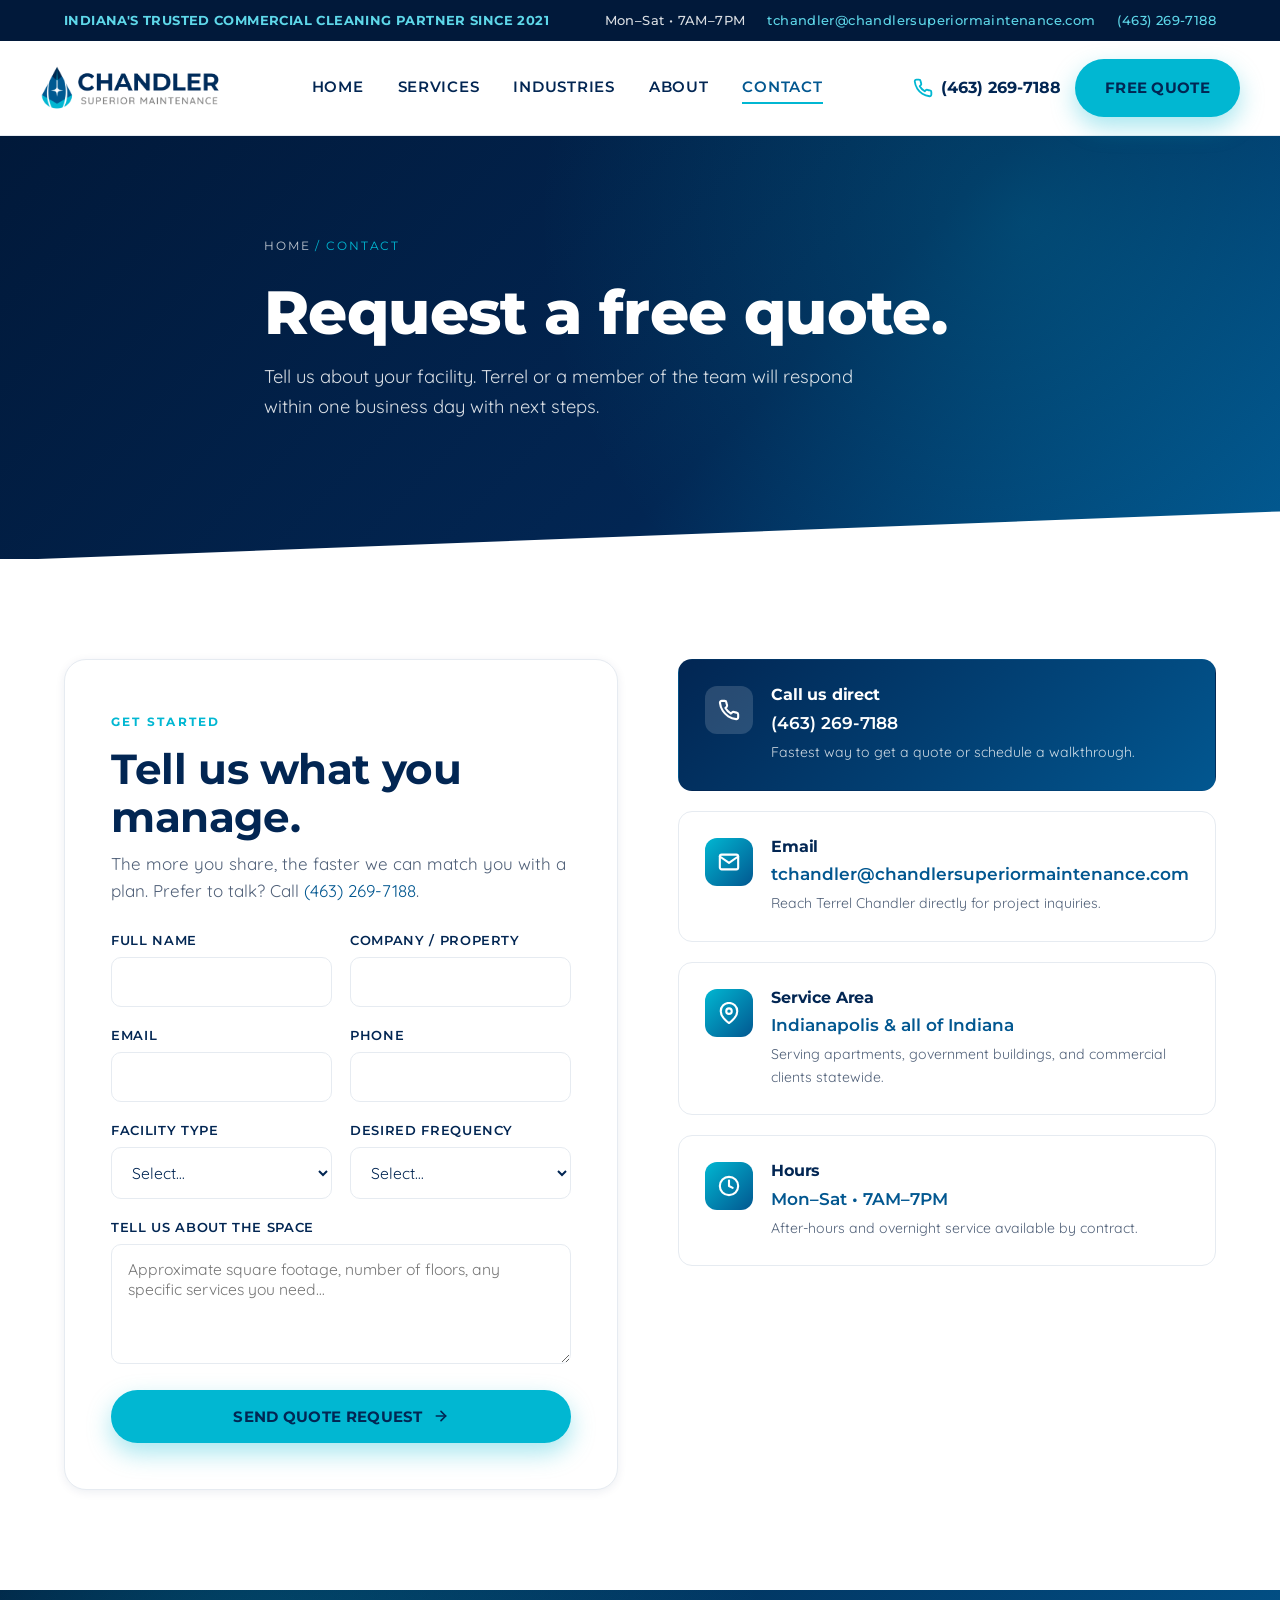
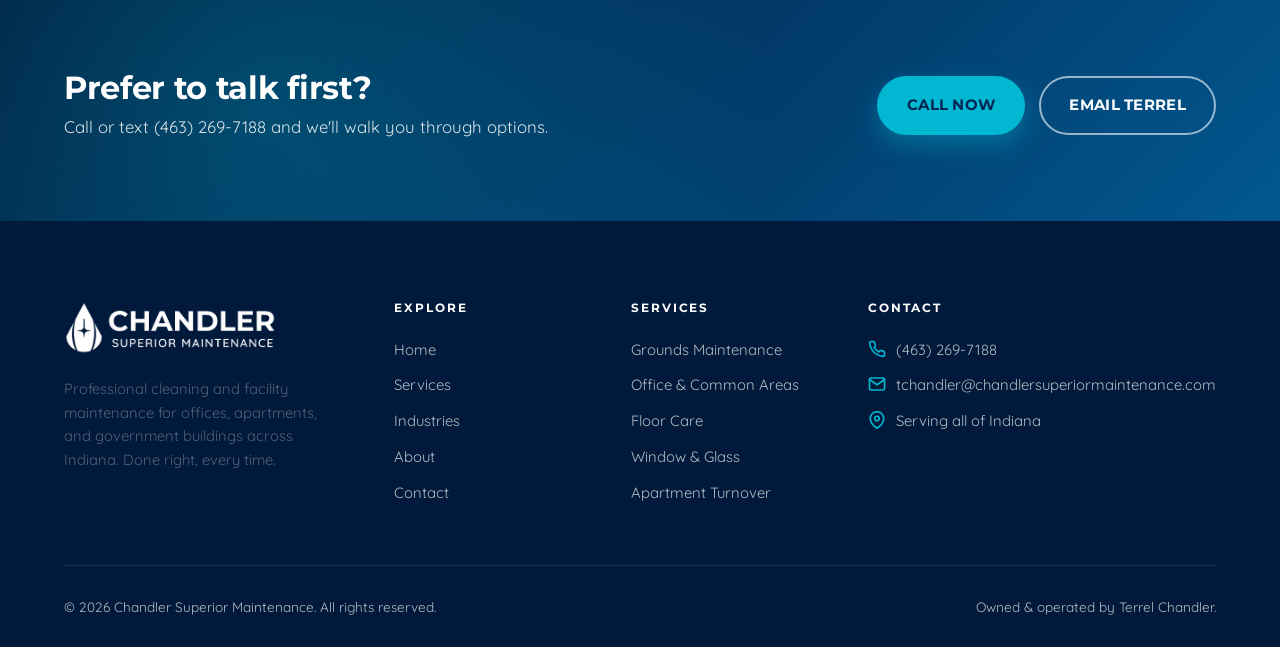
<file: contact.html>
<!doctype html>
<html lang="en">
<head>
<meta charset="utf-8">
<meta name="viewport" content="width=device-width, initial-scale=1">
<title>Contact & Quotes | Chandler Superior Maintenance</title>
<meta name="description" content="Request a free commercial cleaning quote from Chandler Superior Maintenance. Serving apartments, government facilities, and businesses across Indiana.">
<link rel="icon" type="image/png" href="images/favicon.png">
<link rel="stylesheet" href="css/styles.css?v=3">
</head>
<body>

<div class="topbar">
  <div class="container">
    <span class="topbar-tagline">Indiana's Trusted Commercial Cleaning Partner Since 2021</span>
    <div class="topbar-info">
      <span>Mon–Sat • 7AM–7PM</span>
      <a href="mailto:tchandler@chandlersuperiormaintenance.com">tchandler@chandlersuperiormaintenance.com</a>
      <a href="tel:+14632697188">(463) 269-7188</a>
    </div>
  </div>
</div>

<header class="site-header">
  <div class="container nav">
    <a class="nav-logo" href="index.html"><img src="images/logo-main.png" alt="Chandler Superior Maintenance"></a>
    <ul class="nav-links" id="navLinks">
      <li><a href="index.html">Home</a></li>
      <li><a href="services.html">Services</a></li>
      <li><a href="industries.html">Industries</a></li>
      <li><a href="about.html">About</a></li>
      <li><a href="contact.html" class="active">Contact</a></li>
    </ul>
    <div class="nav-cta">
      <a class="nav-phone" href="tel:+14632697188">
        <svg viewBox="0 0 24 24" fill="none" stroke="currentColor" stroke-width="2.2" stroke-linecap="round" stroke-linejoin="round"><path d="M22 16.92v3a2 2 0 0 1-2.18 2 19.79 19.79 0 0 1-8.63-3.07 19.5 19.5 0 0 1-6-6 19.79 19.79 0 0 1-3.07-8.67A2 2 0 0 1 4.11 2h3a2 2 0 0 1 2 1.72 12.84 12.84 0 0 0 .7 2.81 2 2 0 0 1-.45 2.11L8.09 9.91a16 16 0 0 0 6 6l1.27-1.27a2 2 0 0 1 2.11-.45 12.84 12.84 0 0 0 2.81.7A2 2 0 0 1 22 16.92z"/></svg>
        <span class="nav-phone-text">(463) 269-7188</span>
      </a>
      <a class="btn btn-primary" href="contact.html">Free Quote</a>
      <button class="nav-toggle" aria-label="Menu" id="navToggle"><span></span><span></span><span></span></button>
    </div>
  </div>
</header>

<section class="page-hero">
  <div class="container">
    <div class="breadcrumbs"><a href="index.html">Home</a> / Contact</div>
    <h1>Request a free quote.</h1>
    <p>Tell us about your facility. Terrel or a member of the team will respond within one business day with next steps.</p>
  </div>
</section>

<section>
  <div class="container">
    <div class="contact-grid">

      <div class="contact-form">
        <span class="eyebrow">Get Started</span>
        <h2>Tell us what you manage.</h2>
        <p>The more you share, the faster we can match you with a plan. Prefer to talk? Call <a href="tel:+14632697188">(463) 269-7188</a>.</p>

        <form action="mailto:tchandler@chandlersuperiormaintenance.com" method="post" enctype="text/plain">
          <div class="form-row">
            <div>
              <label for="name">Full Name</label>
              <input type="text" id="name" name="Name" required>
            </div>
            <div>
              <label for="company">Company / Property</label>
              <input type="text" id="company" name="Company" required>
            </div>
          </div>
          <div class="form-row">
            <div>
              <label for="email">Email</label>
              <input type="email" id="email" name="Email" required>
            </div>
            <div>
              <label for="phone">Phone</label>
              <input type="tel" id="phone" name="Phone">
            </div>
          </div>
          <div class="form-row">
            <div>
              <label for="facility">Facility Type</label>
              <select id="facility" name="Facility Type" required>
                <option value="">Select…</option>
                <option>Apartment Community</option>
                <option>Government Building</option>
                <option>Office / Commercial</option>
                <option>Warehouse / Industrial</option>
                <option>Retail / Storefront</option>
                <option>Event / One-Time</option>
                <option>Other</option>
              </select>
            </div>
            <div>
              <label for="frequency">Desired Frequency</label>
              <select id="frequency" name="Frequency">
                <option value="">Select…</option>
                <option>1× weekly</option>
                <option>3× weekly (most popular)</option>
                <option>5× weekly / daily</option>
                <option>One-time / deep clean</option>
                <option>Not sure — need recommendation</option>
              </select>
            </div>
          </div>
          <div>
            <label for="details">Tell us about the space</label>
            <textarea id="details" name="Details" placeholder="Approximate square footage, number of floors, any specific services you need…"></textarea>
          </div>
          <button class="btn btn-primary" type="submit" style="justify-content:center;">
            Send Quote Request
            <svg viewBox="0 0 24 24" fill="none" stroke="currentColor" stroke-width="2.5" stroke-linecap="round" stroke-linejoin="round"><line x1="5" y1="12" x2="19" y2="12"/><polyline points="12 5 19 12 12 19"/></svg>
          </button>
        </form>
      </div>

      <aside class="contact-info">
        <div class="card featured">
          <div class="icon">
            <svg width="22" height="22" viewBox="0 0 24 24" fill="none" stroke="currentColor" stroke-width="2.3" stroke-linecap="round" stroke-linejoin="round"><path d="M22 16.92v3a2 2 0 0 1-2.18 2 19.79 19.79 0 0 1-8.63-3.07 19.5 19.5 0 0 1-6-6 19.79 19.79 0 0 1-3.07-8.67A2 2 0 0 1 4.11 2h3a2 2 0 0 1 2 1.72 12.84 12.84 0 0 0 .7 2.81 2 2 0 0 1-.45 2.11L8.09 9.91a16 16 0 0 0 6 6l1.27-1.27a2 2 0 0 1 2.11-.45 12.84 12.84 0 0 0 2.81.7A2 2 0 0 1 22 16.92z"/></svg>
          </div>
          <div>
            <h4>Call us direct</h4>
            <a href="tel:+14632697188">(463) 269-7188</a>
            <p>Fastest way to get a quote or schedule a walkthrough.</p>
          </div>
        </div>

        <div class="card">
          <div class="icon">
            <svg width="22" height="22" viewBox="0 0 24 24" fill="none" stroke="currentColor" stroke-width="2.3" stroke-linecap="round" stroke-linejoin="round"><path d="M4 4h16c1.1 0 2 .9 2 2v12c0 1.1-.9 2-2 2H4c-1.1 0-2-.9-2-2V6c0-1.1.9-2 2-2z"/><polyline points="22,6 12,13 2,6"/></svg>
          </div>
          <div>
            <h4>Email</h4>
            <a href="mailto:tchandler@chandlersuperiormaintenance.com">tchandler@chandlersuperiormaintenance.com</a>
            <p>Reach Terrel Chandler directly for project inquiries.</p>
          </div>
        </div>

        <div class="card">
          <div class="icon">
            <svg width="22" height="22" viewBox="0 0 24 24" fill="none" stroke="currentColor" stroke-width="2.3" stroke-linecap="round" stroke-linejoin="round"><path d="M21 10c0 7-9 13-9 13s-9-6-9-13a9 9 0 0 1 18 0z"/><circle cx="12" cy="10" r="3"/></svg>
          </div>
          <div>
            <h4>Service Area</h4>
            <a>Indianapolis & all of Indiana</a>
            <p>Serving apartments, government buildings, and commercial clients statewide.</p>
          </div>
        </div>

        <div class="card">
          <div class="icon">
            <svg width="22" height="22" viewBox="0 0 24 24" fill="none" stroke="currentColor" stroke-width="2.3" stroke-linecap="round" stroke-linejoin="round"><circle cx="12" cy="12" r="10"/><polyline points="12 6 12 12 16 14"/></svg>
          </div>
          <div>
            <h4>Hours</h4>
            <a>Mon–Sat • 7AM–7PM</a>
            <p>After-hours and overnight service available by contract.</p>
          </div>
        </div>
      </aside>

    </div>
  </div>
</section>

<section class="cta-banner">
  <div class="container">
    <div>
      <h2>Prefer to talk first?</h2>
      <p>Call or text (463) 269-7188 and we'll walk you through options.</p>
    </div>
    <div class="btns">
      <a class="btn btn-primary" href="tel:+14632697188">Call Now</a>
      <a class="btn btn-outline" href="mailto:tchandler@chandlersuperiormaintenance.com">Email Terrel</a>
    </div>
  </div>
</section>

<footer class="site-footer">
  <div class="container">
    <div class="footer-grid">
      <div class="footer-brand">
        <img src="images/logo-main.png" alt="Chandler Superior Maintenance">
        <p>Professional cleaning and facility maintenance for offices, apartments, and government buildings across Indiana. Done right, every time.</p>
      </div>
      <div>
        <h5>Explore</h5>
        <ul>
          <li><a href="index.html">Home</a></li>
          <li><a href="services.html">Services</a></li>
          <li><a href="industries.html">Industries</a></li>
          <li><a href="about.html">About</a></li>
          <li><a href="contact.html">Contact</a></li>
        </ul>
      </div>
      <div>
        <h5>Services</h5>
        <ul>
          <li><a href="services.html">Grounds Maintenance</a></li>
          <li><a href="services.html">Office & Common Areas</a></li>
          <li><a href="services.html">Floor Care</a></li>
          <li><a href="services.html">Window & Glass</a></li>
          <li><a href="services.html">Apartment Turnover</a></li>
        </ul>
      </div>
      <div>
        <h5>Contact</h5>
        <ul>
          <li class="contact-li">
            <svg viewBox="0 0 24 24" fill="none" stroke="currentColor" stroke-width="2.2" stroke-linecap="round" stroke-linejoin="round"><path d="M22 16.92v3a2 2 0 0 1-2.18 2 19.79 19.79 0 0 1-8.63-3.07 19.5 19.5 0 0 1-6-6 19.79 19.79 0 0 1-3.07-8.67A2 2 0 0 1 4.11 2h3a2 2 0 0 1 2 1.72 12.84 12.84 0 0 0 .7 2.81 2 2 0 0 1-.45 2.11L8.09 9.91a16 16 0 0 0 6 6l1.27-1.27a2 2 0 0 1 2.11-.45 12.84 12.84 0 0 0 2.81.7A2 2 0 0 1 22 16.92z"/></svg>
            <a href="tel:+14632697188">(463) 269-7188</a>
          </li>
          <li class="contact-li">
            <svg viewBox="0 0 24 24" fill="none" stroke="currentColor" stroke-width="2.2" stroke-linecap="round" stroke-linejoin="round"><path d="M4 4h16c1.1 0 2 .9 2 2v12c0 1.1-.9 2-2 2H4c-1.1 0-2-.9-2-2V6c0-1.1.9-2 2-2z"/><polyline points="22,6 12,13 2,6"/></svg>
            <a href="mailto:tchandler@chandlersuperiormaintenance.com">tchandler@chandlersuperiormaintenance.com</a>
          </li>
          <li class="contact-li">
            <svg viewBox="0 0 24 24" fill="none" stroke="currentColor" stroke-width="2.2" stroke-linecap="round" stroke-linejoin="round"><path d="M21 10c0 7-9 13-9 13s-9-6-9-13a9 9 0 0 1 18 0z"/><circle cx="12" cy="10" r="3"/></svg>
            Serving all of Indiana
          </li>
        </ul>
      </div>
    </div>
    <div class="footer-bottom">
      <span>© <span id="year">2026</span> Chandler Superior Maintenance. All rights reserved.</span>
      <span>Owned & operated by Terrel Chandler.</span>
    </div>
  </div>
</footer>

<script src="js/main.js"></script>
</body>
</html>
</file>
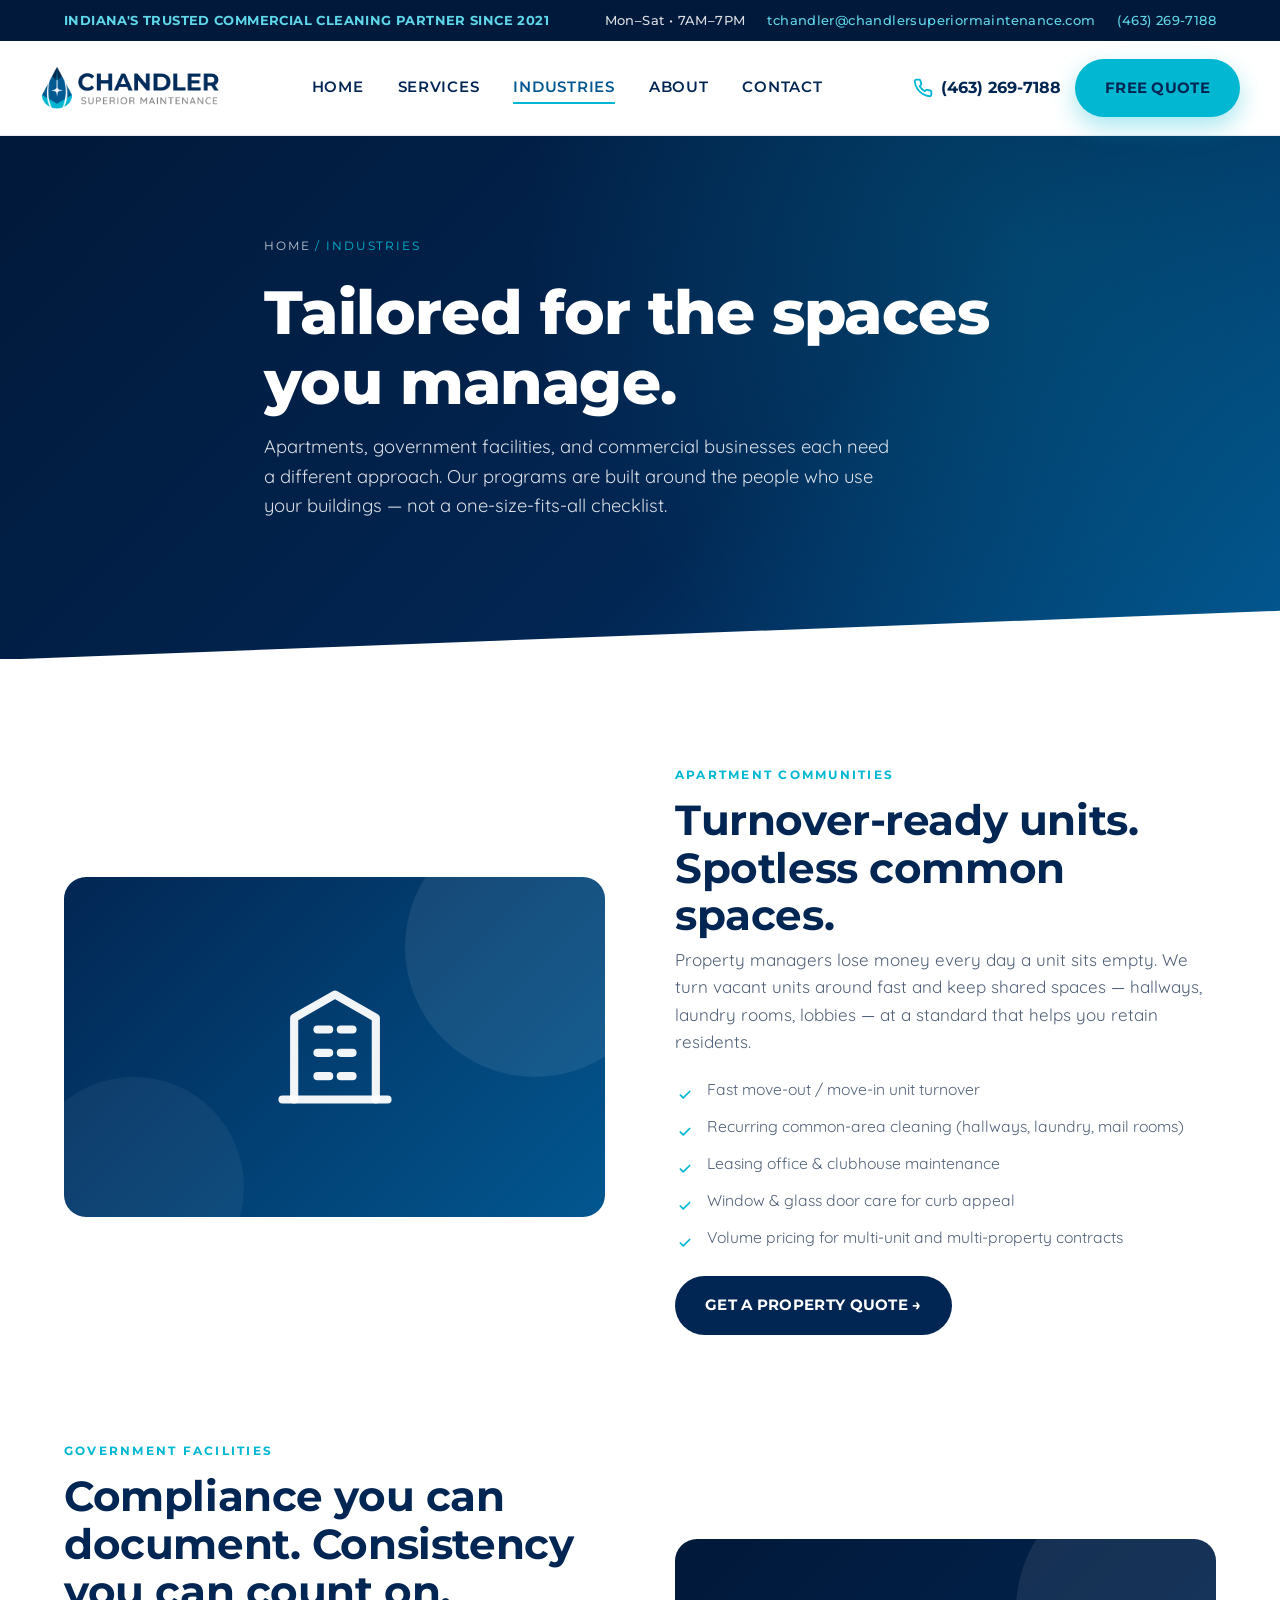
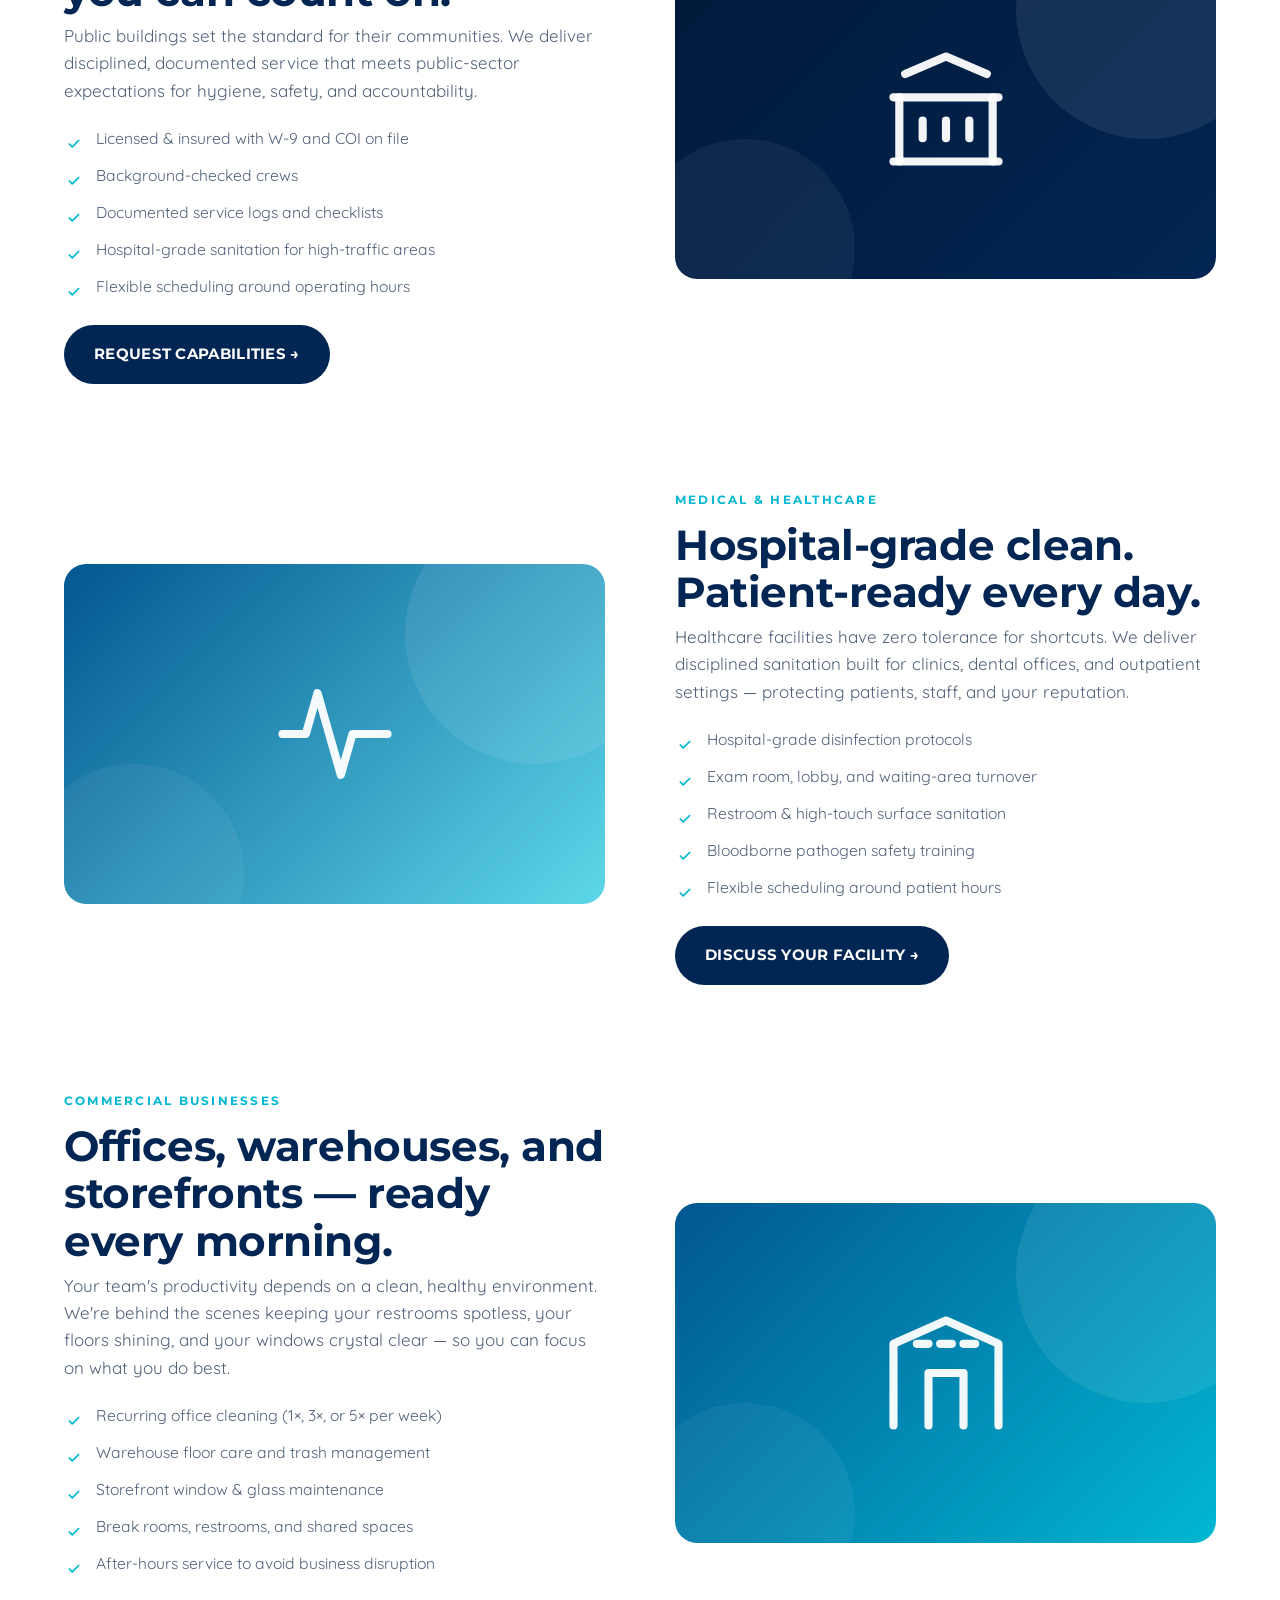
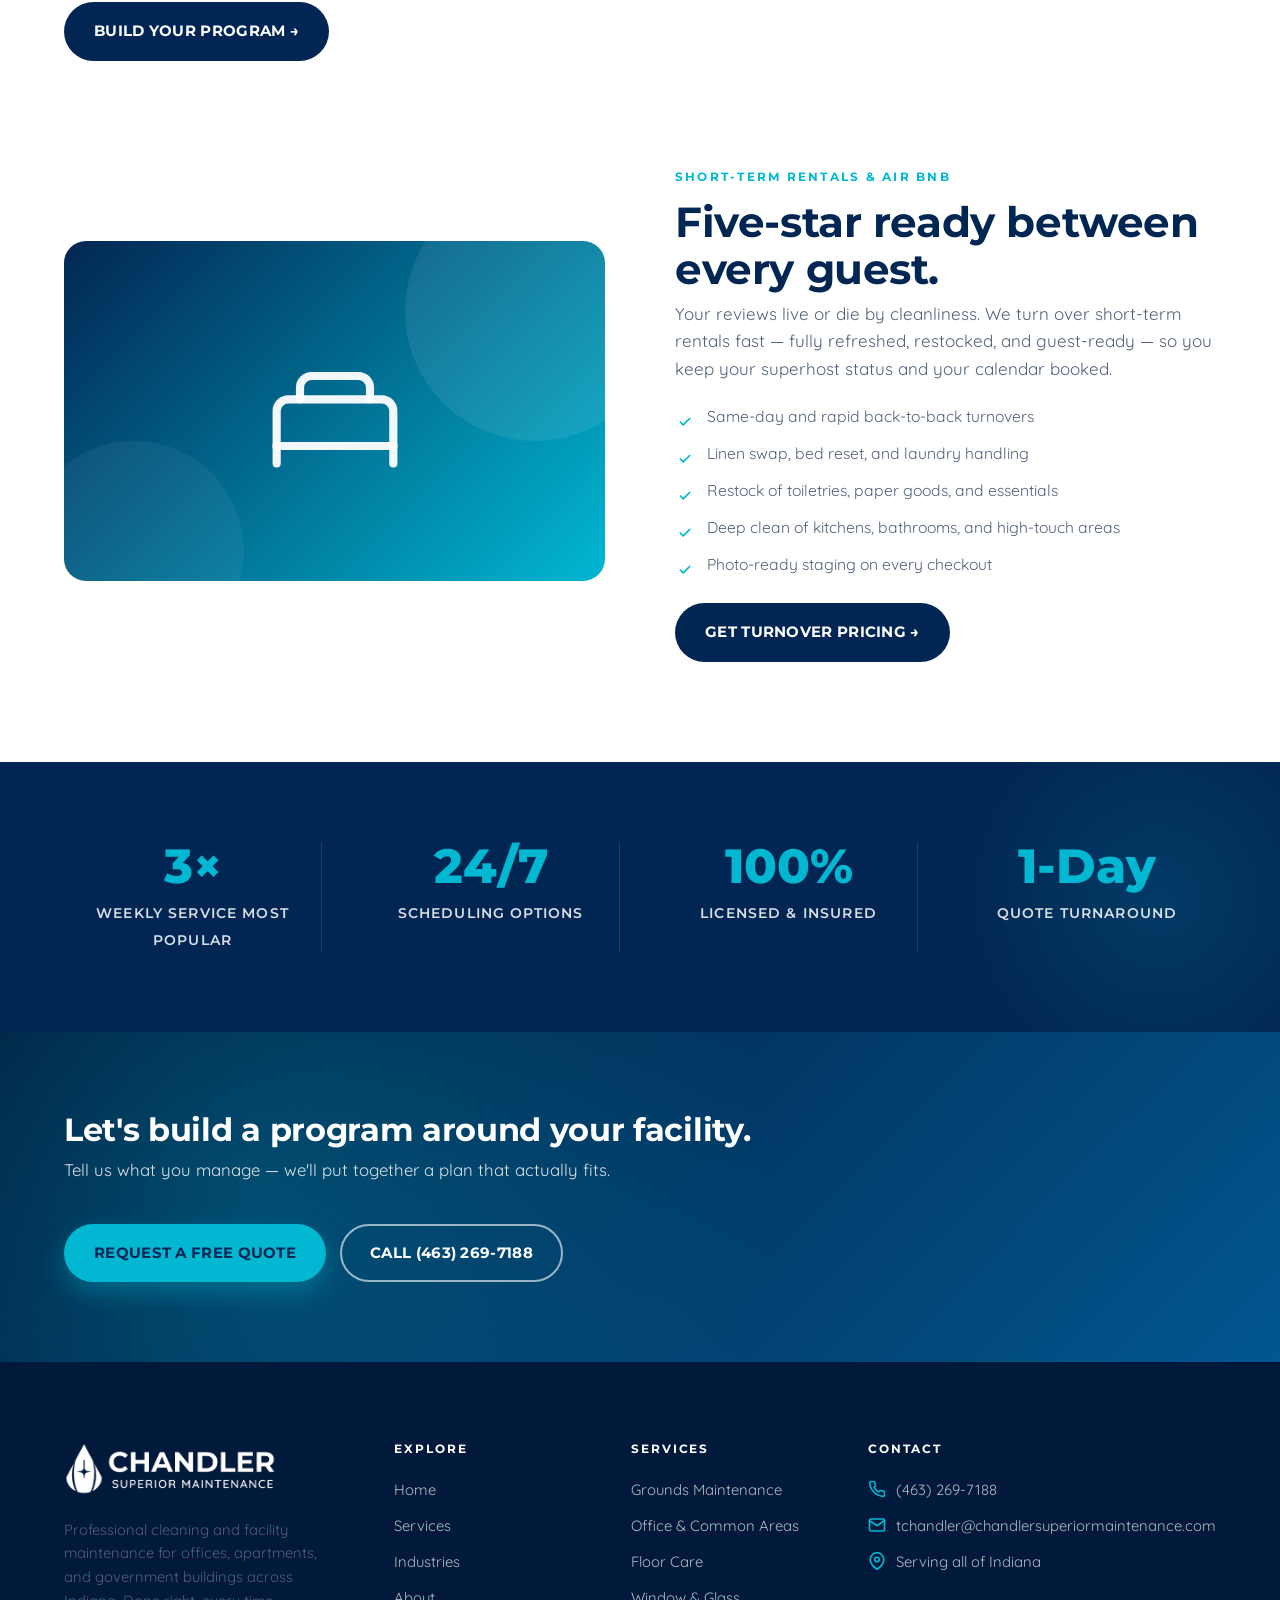
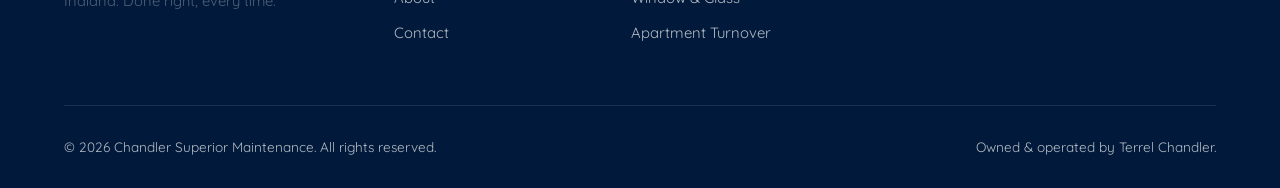
<file: industries.html>
<!doctype html>
<html lang="en">
<head>
<meta charset="utf-8">
<meta name="viewport" content="width=device-width, initial-scale=1">
<title>Industries We Serve | Chandler Superior Maintenance</title>
<meta name="description" content="Chandler Superior Maintenance serves apartment communities, government facilities, and commercial businesses across Indiana with tailored commercial cleaning programs.">
<link rel="icon" type="image/png" href="images/favicon.png">
<link rel="stylesheet" href="css/styles.css?v=3">
</head>
<body>

<div class="topbar">
  <div class="container">
    <span class="topbar-tagline">Indiana's Trusted Commercial Cleaning Partner Since 2021</span>
    <div class="topbar-info">
      <span>Mon–Sat • 7AM–7PM</span>
      <a href="mailto:tchandler@chandlersuperiormaintenance.com">tchandler@chandlersuperiormaintenance.com</a>
      <a href="tel:+14632697188">(463) 269-7188</a>
    </div>
  </div>
</div>

<header class="site-header">
  <div class="container nav">
    <a class="nav-logo" href="index.html"><img src="images/logo-main.png" alt="Chandler Superior Maintenance"></a>
    <ul class="nav-links" id="navLinks">
      <li><a href="index.html">Home</a></li>
      <li><a href="services.html">Services</a></li>
      <li><a href="industries.html" class="active">Industries</a></li>
      <li><a href="about.html">About</a></li>
      <li><a href="contact.html">Contact</a></li>
    </ul>
    <div class="nav-cta">
      <a class="nav-phone" href="tel:+14632697188">
        <svg viewBox="0 0 24 24" fill="none" stroke="currentColor" stroke-width="2.2" stroke-linecap="round" stroke-linejoin="round"><path d="M22 16.92v3a2 2 0 0 1-2.18 2 19.79 19.79 0 0 1-8.63-3.07 19.5 19.5 0 0 1-6-6 19.79 19.79 0 0 1-3.07-8.67A2 2 0 0 1 4.11 2h3a2 2 0 0 1 2 1.72 12.84 12.84 0 0 0 .7 2.81 2 2 0 0 1-.45 2.11L8.09 9.91a16 16 0 0 0 6 6l1.27-1.27a2 2 0 0 1 2.11-.45 12.84 12.84 0 0 0 2.81.7A2 2 0 0 1 22 16.92z"/></svg>
        <span class="nav-phone-text">(463) 269-7188</span>
      </a>
      <a class="btn btn-primary" href="contact.html">Free Quote</a>
      <button class="nav-toggle" aria-label="Menu" id="navToggle"><span></span><span></span><span></span></button>
    </div>
  </div>
</header>

<section class="page-hero">
  <div class="container">
    <div class="breadcrumbs"><a href="index.html">Home</a> / Industries</div>
    <h1>Tailored for the spaces you manage.</h1>
    <p>Apartments, government facilities, and commercial businesses each need a different approach. Our programs are built around the people who use your buildings — not a one-size-fits-all checklist.</p>
  </div>
</section>

<section>
  <div class="container">

    <!-- Apartments -->
    <div class="industry-block" id="apartments">
      <div class="industry-visual apartments">
        <svg viewBox="0 0 24 24" fill="none" stroke="currentColor" stroke-width="1.4" stroke-linecap="round" stroke-linejoin="round">
          <path d="M3 21h18"/><path d="M5 21V7l7-4 7 4v14"/>
          <path d="M9 9h2"/><path d="M9 13h2"/><path d="M9 17h2"/>
          <path d="M13 9h2"/><path d="M13 13h2"/><path d="M13 17h2"/>
        </svg>
      </div>
      <div class="industry-content">
        <span class="eyebrow">Apartment Communities</span>
        <h2>Turnover-ready units. Spotless common spaces.</h2>
        <p>Property managers lose money every day a unit sits empty. We turn vacant units around fast and keep shared spaces — hallways, laundry rooms, lobbies — at a standard that helps you retain residents.</p>
        <ul>
          <li>Fast move-out / move-in unit turnover</li>
          <li>Recurring common-area cleaning (hallways, laundry, mail rooms)</li>
          <li>Leasing office & clubhouse maintenance</li>
          <li>Window & glass door care for curb appeal</li>
          <li>Volume pricing for multi-unit and multi-property contracts</li>
        </ul>
        <a class="btn btn-dark" href="contact.html">Get a Property Quote →</a>
      </div>
    </div>

    <!-- Government -->
    <div class="industry-block reverse" id="government">
      <div class="industry-visual government">
        <svg viewBox="0 0 24 24" fill="none" stroke="currentColor" stroke-width="1.4" stroke-linecap="round" stroke-linejoin="round">
          <path d="M3 21h18"/><path d="M3 10h18"/>
          <path d="M5 6l7-3 7 3"/>
          <path d="M4 10v11"/><path d="M20 10v11"/>
          <path d="M8 14v3"/><path d="M12 14v3"/><path d="M16 14v3"/>
        </svg>
      </div>
      <div class="industry-content">
        <span class="eyebrow">Government Facilities</span>
        <h2>Compliance you can document. Consistency you can count on.</h2>
        <p>Public buildings set the standard for their communities. We deliver disciplined, documented service that meets public-sector expectations for hygiene, safety, and accountability.</p>
        <ul>
          <li>Licensed & insured with W-9 and COI on file</li>
          <li>Background-checked crews</li>
          <li>Documented service logs and checklists</li>
          <li>Hospital-grade sanitation for high-traffic areas</li>
          <li>Flexible scheduling around operating hours</li>
        </ul>
        <a class="btn btn-dark" href="contact.html">Request Capabilities →</a>
      </div>
    </div>

    <!-- Medical / Healthcare -->
    <div class="industry-block" id="medical">
      <div class="industry-visual medical">
        <svg viewBox="0 0 24 24" fill="none" stroke="currentColor" stroke-width="1.4" stroke-linecap="round" stroke-linejoin="round">
          <path d="M3 12h4l2-7 4 14 2-7h6"/>
        </svg>
      </div>
      <div class="industry-content">
        <span class="eyebrow">Medical & Healthcare</span>
        <h2>Hospital-grade clean. Patient-ready every day.</h2>
        <p>Healthcare facilities have zero tolerance for shortcuts. We deliver disciplined sanitation built for clinics, dental offices, and outpatient settings — protecting patients, staff, and your reputation.</p>
        <ul>
          <li>Hospital-grade disinfection protocols</li>
          <li>Exam room, lobby, and waiting-area turnover</li>
          <li>Restroom & high-touch surface sanitation</li>
          <li>Bloodborne pathogen safety training</li>
          <li>Flexible scheduling around patient hours</li>
        </ul>
        <a class="btn btn-dark" href="contact.html">Discuss Your Facility →</a>
      </div>
    </div>

    <!-- Commercial -->
    <div class="industry-block reverse" id="commercial">
      <div class="industry-visual commercial">
        <svg viewBox="0 0 24 24" fill="none" stroke="currentColor" stroke-width="1.4" stroke-linecap="round" stroke-linejoin="round">
          <path d="M3 21V7l9-4 9 4v14"/>
          <path d="M9 21V12h6v9"/>
          <path d="M7 7h2"/><path d="M11 7h2"/><path d="M15 7h2"/>
        </svg>
      </div>
      <div class="industry-content">
        <span class="eyebrow">Commercial Businesses</span>
        <h2>Offices, warehouses, and storefronts — ready every morning.</h2>
        <p>Your team's productivity depends on a clean, healthy environment. We're behind the scenes keeping your restrooms spotless, your floors shining, and your windows crystal clear — so you can focus on what you do best.</p>
        <ul>
          <li>Recurring office cleaning (1×, 3×, or 5× per week)</li>
          <li>Warehouse floor care and trash management</li>
          <li>Storefront window & glass maintenance</li>
          <li>Break rooms, restrooms, and shared spaces</li>
          <li>After-hours service to avoid business disruption</li>
        </ul>
        <a class="btn btn-dark" href="contact.html">Build Your Program →</a>
      </div>
    </div>

    <!-- Short-Term Rentals / Air BnB -->
    <div class="industry-block" id="airbnb">
      <div class="industry-visual airbnb">
        <svg viewBox="0 0 24 24" fill="none" stroke="currentColor" stroke-width="1.4" stroke-linecap="round" stroke-linejoin="round">
          <path d="M2 18v-6a2 2 0 0 1 2-2h16a2 2 0 0 1 2 2v6"/>
          <path d="M2 18h20"/>
          <path d="M2 21v-3"/><path d="M22 21v-3"/>
          <path d="M6 10V8a2 2 0 0 1 2-2h8a2 2 0 0 1 2 2v2"/>
        </svg>
      </div>
      <div class="industry-content">
        <span class="eyebrow">Short-Term Rentals & Air BnB</span>
        <h2>Five-star ready between every guest.</h2>
        <p>Your reviews live or die by cleanliness. We turn over short-term rentals fast — fully refreshed, restocked, and guest-ready — so you keep your superhost status and your calendar booked.</p>
        <ul>
          <li>Same-day and rapid back-to-back turnovers</li>
          <li>Linen swap, bed reset, and laundry handling</li>
          <li>Restock of toiletries, paper goods, and essentials</li>
          <li>Deep clean of kitchens, bathrooms, and high-touch areas</li>
          <li>Photo-ready staging on every checkout</li>
        </ul>
        <a class="btn btn-dark" href="contact.html">Get Turnover Pricing →</a>
      </div>
    </div>

  </div>
</section>

<section class="stats">
  <div class="container">
    <div class="stats-grid">
      <div><strong>3×</strong><span>Weekly Service Most Popular</span></div>
      <div><strong>24/7</strong><span>Scheduling Options</span></div>
      <div><strong>100%</strong><span>Licensed & Insured</span></div>
      <div><strong>1-Day</strong><span>Quote Turnaround</span></div>
    </div>
  </div>
</section>

<section class="cta-banner">
  <div class="container">
    <div>
      <h2>Let's build a program around your facility.</h2>
      <p>Tell us what you manage — we'll put together a plan that actually fits.</p>
    </div>
    <div class="btns">
      <a class="btn btn-primary" href="contact.html">Request a Free Quote</a>
      <a class="btn btn-outline" href="tel:+14632697188">Call (463) 269-7188</a>
    </div>
  </div>
</section>

<footer class="site-footer">
  <div class="container">
    <div class="footer-grid">
      <div class="footer-brand">
        <img src="images/logo-main.png" alt="Chandler Superior Maintenance">
        <p>Professional cleaning and facility maintenance for offices, apartments, and government buildings across Indiana. Done right, every time.</p>
      </div>
      <div>
        <h5>Explore</h5>
        <ul>
          <li><a href="index.html">Home</a></li>
          <li><a href="services.html">Services</a></li>
          <li><a href="industries.html">Industries</a></li>
          <li><a href="about.html">About</a></li>
          <li><a href="contact.html">Contact</a></li>
        </ul>
      </div>
      <div>
        <h5>Services</h5>
        <ul>
          <li><a href="services.html">Grounds Maintenance</a></li>
          <li><a href="services.html">Office & Common Areas</a></li>
          <li><a href="services.html">Floor Care</a></li>
          <li><a href="services.html">Window & Glass</a></li>
          <li><a href="services.html">Apartment Turnover</a></li>
        </ul>
      </div>
      <div>
        <h5>Contact</h5>
        <ul>
          <li class="contact-li">
            <svg viewBox="0 0 24 24" fill="none" stroke="currentColor" stroke-width="2.2" stroke-linecap="round" stroke-linejoin="round"><path d="M22 16.92v3a2 2 0 0 1-2.18 2 19.79 19.79 0 0 1-8.63-3.07 19.5 19.5 0 0 1-6-6 19.79 19.79 0 0 1-3.07-8.67A2 2 0 0 1 4.11 2h3a2 2 0 0 1 2 1.72 12.84 12.84 0 0 0 .7 2.81 2 2 0 0 1-.45 2.11L8.09 9.91a16 16 0 0 0 6 6l1.27-1.27a2 2 0 0 1 2.11-.45 12.84 12.84 0 0 0 2.81.7A2 2 0 0 1 22 16.92z"/></svg>
            <a href="tel:+14632697188">(463) 269-7188</a>
          </li>
          <li class="contact-li">
            <svg viewBox="0 0 24 24" fill="none" stroke="currentColor" stroke-width="2.2" stroke-linecap="round" stroke-linejoin="round"><path d="M4 4h16c1.1 0 2 .9 2 2v12c0 1.1-.9 2-2 2H4c-1.1 0-2-.9-2-2V6c0-1.1.9-2 2-2z"/><polyline points="22,6 12,13 2,6"/></svg>
            <a href="mailto:tchandler@chandlersuperiormaintenance.com">tchandler@chandlersuperiormaintenance.com</a>
          </li>
          <li class="contact-li">
            <svg viewBox="0 0 24 24" fill="none" stroke="currentColor" stroke-width="2.2" stroke-linecap="round" stroke-linejoin="round"><path d="M21 10c0 7-9 13-9 13s-9-6-9-13a9 9 0 0 1 18 0z"/><circle cx="12" cy="10" r="3"/></svg>
            Serving all of Indiana
          </li>
        </ul>
      </div>
    </div>
    <div class="footer-bottom">
      <span>© <span id="year">2026</span> Chandler Superior Maintenance. All rights reserved.</span>
      <span>Owned & operated by Terrel Chandler.</span>
    </div>
  </div>
</footer>

<script src="js/main.js"></script>
</body>
</html>
</file>
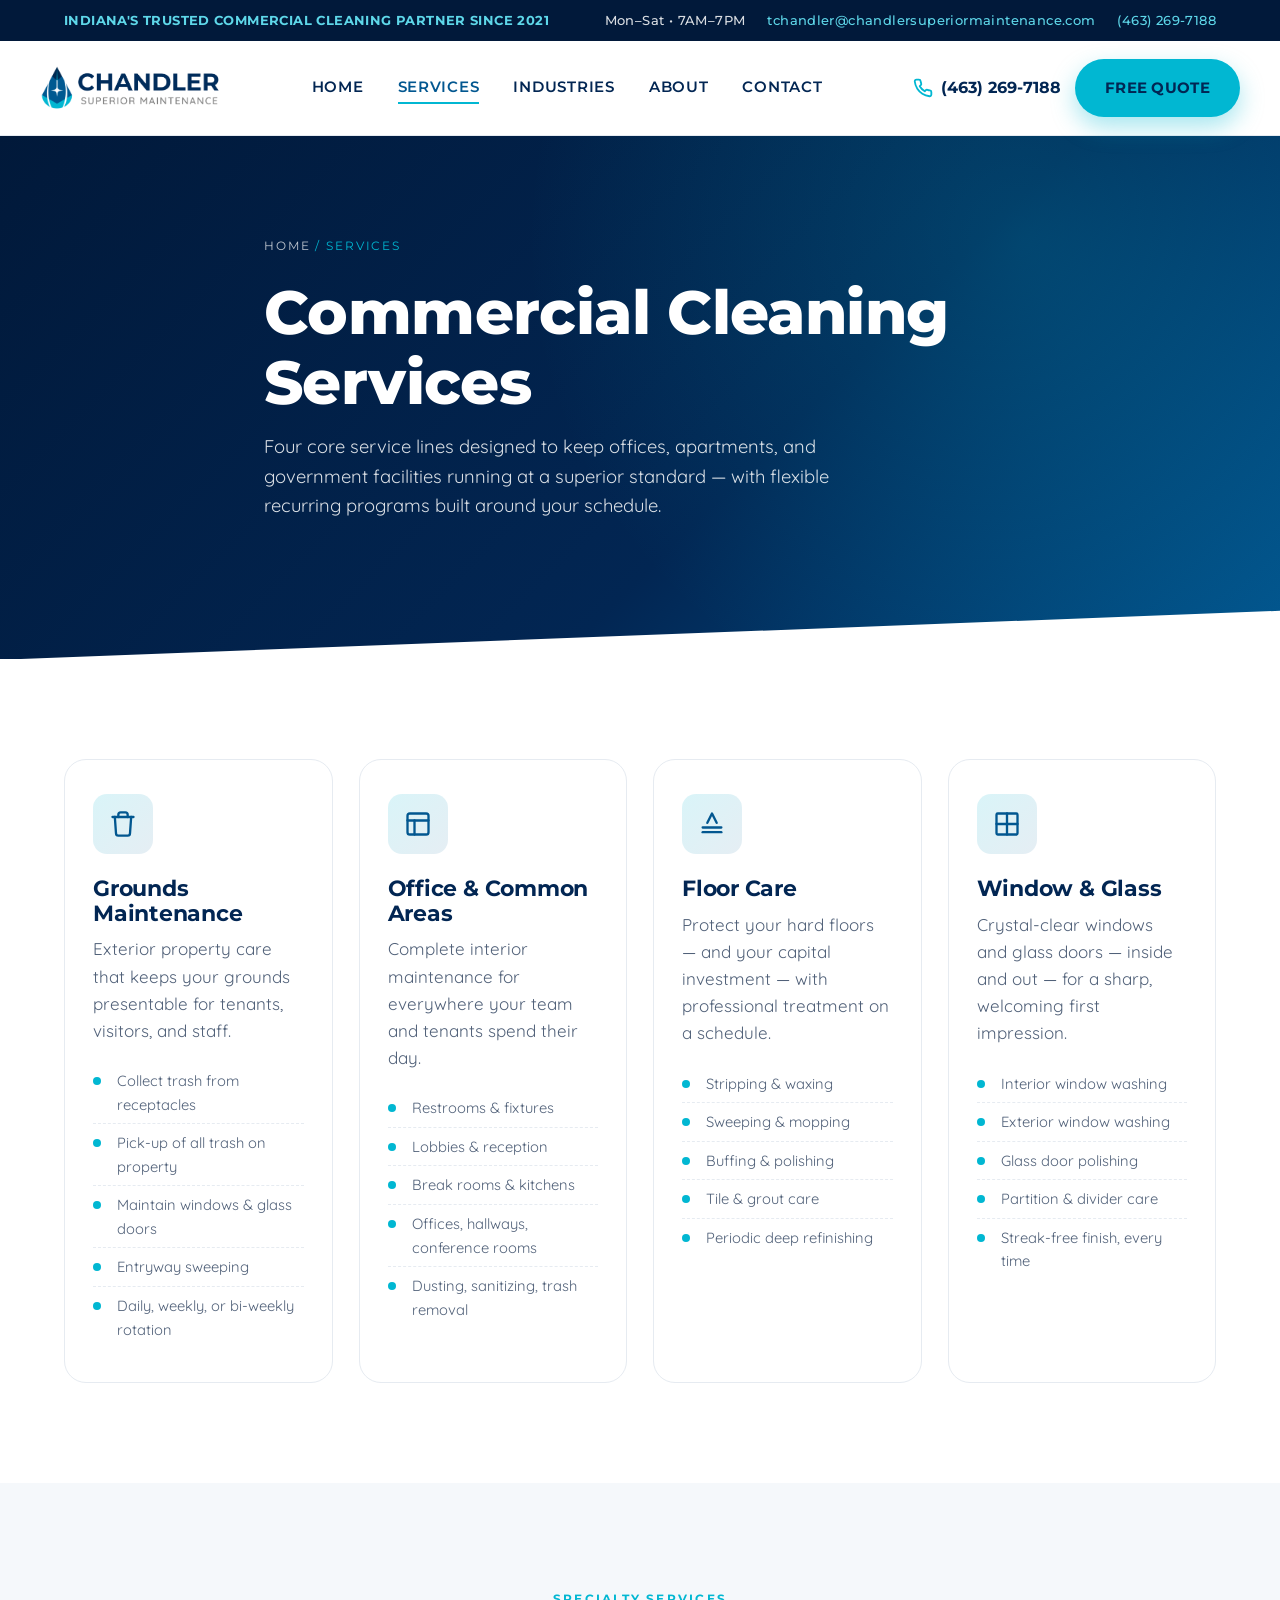
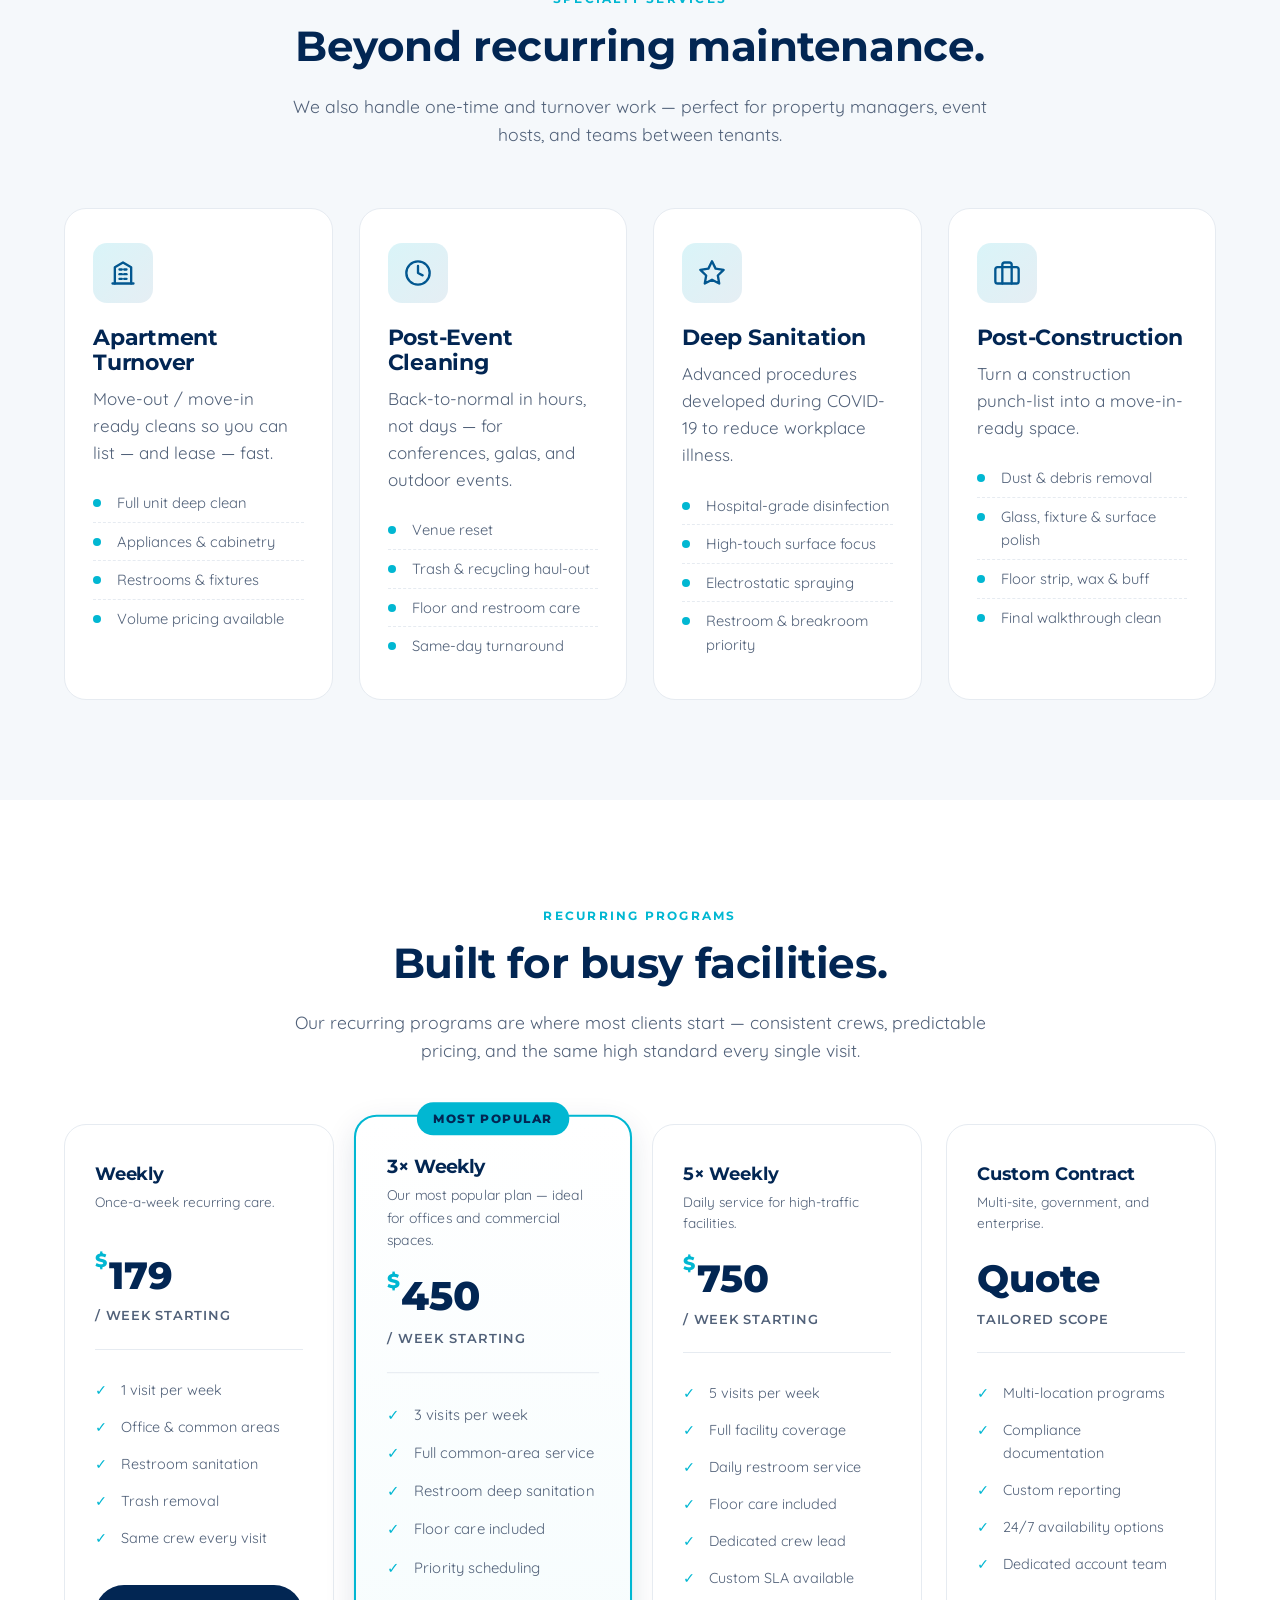
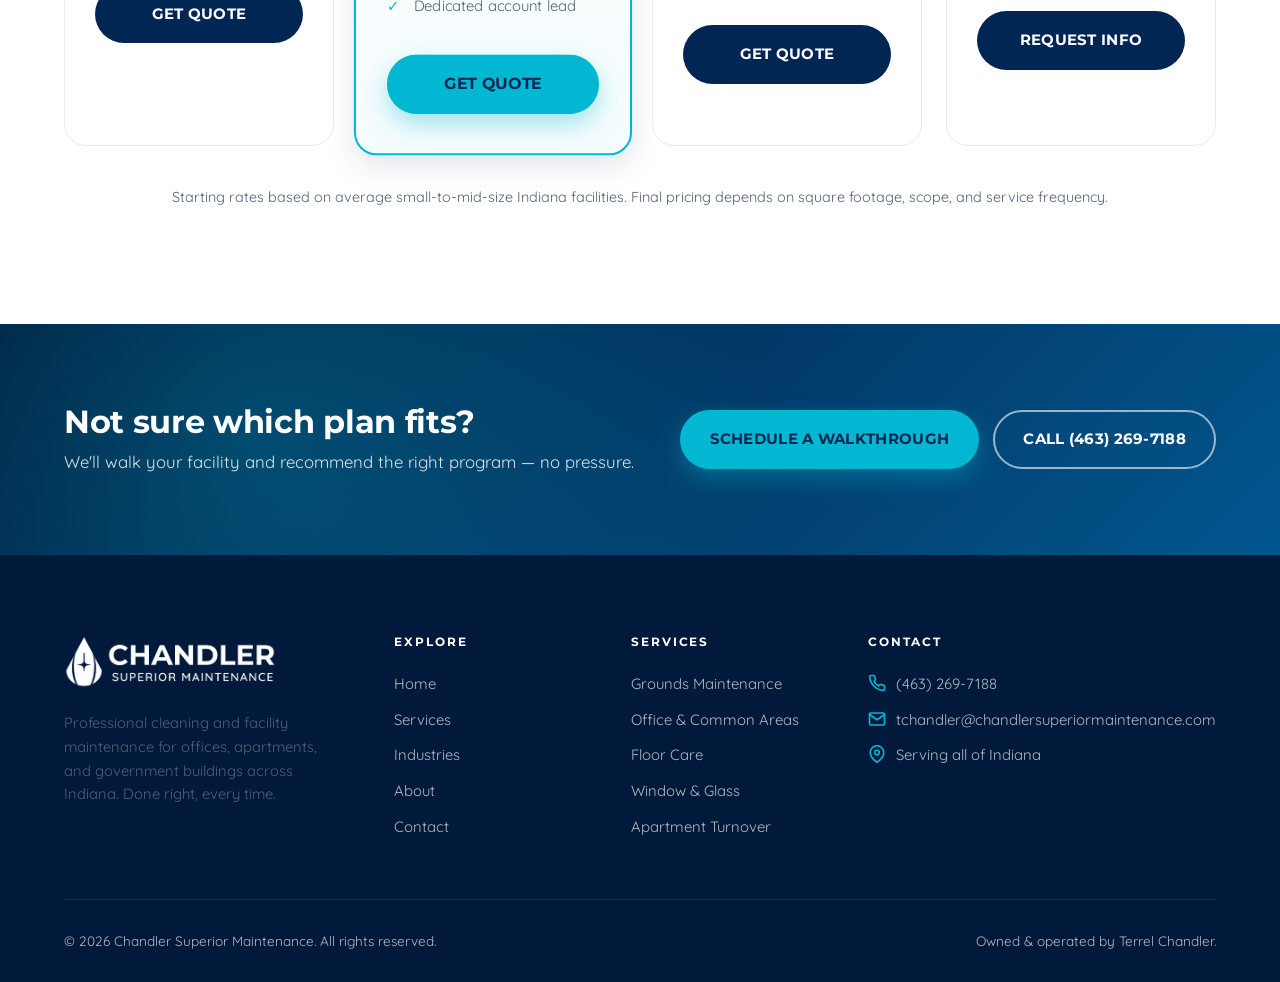
<file: services.html>
<!doctype html>
<html lang="en">
<head>
<meta charset="utf-8">
<meta name="viewport" content="width=device-width, initial-scale=1">
<title>Services | Chandler Superior Maintenance</title>
<meta name="description" content="Commercial cleaning services in Indiana: grounds maintenance, office & common area cleaning, floor care, window & glass cleaning, and apartment turnover. Custom recurring programs available.">
<link rel="icon" type="image/png" href="images/favicon.png">
<link rel="stylesheet" href="css/styles.css?v=3">
</head>
<body>

<div class="topbar">
  <div class="container">
    <span class="topbar-tagline">Indiana's Trusted Commercial Cleaning Partner Since 2021</span>
    <div class="topbar-info">
      <span>Mon–Sat • 7AM–7PM</span>
      <a href="mailto:tchandler@chandlersuperiormaintenance.com">tchandler@chandlersuperiormaintenance.com</a>
      <a href="tel:+14632697188">(463) 269-7188</a>
    </div>
  </div>
</div>

<header class="site-header">
  <div class="container nav">
    <a class="nav-logo" href="index.html"><img src="images/logo-main.png" alt="Chandler Superior Maintenance"></a>
    <ul class="nav-links" id="navLinks">
      <li><a href="index.html">Home</a></li>
      <li><a href="services.html" class="active">Services</a></li>
      <li><a href="industries.html">Industries</a></li>
      <li><a href="about.html">About</a></li>
      <li><a href="contact.html">Contact</a></li>
    </ul>
    <div class="nav-cta">
      <a class="nav-phone" href="tel:+14632697188">
        <svg viewBox="0 0 24 24" fill="none" stroke="currentColor" stroke-width="2.2" stroke-linecap="round" stroke-linejoin="round"><path d="M22 16.92v3a2 2 0 0 1-2.18 2 19.79 19.79 0 0 1-8.63-3.07 19.5 19.5 0 0 1-6-6 19.79 19.79 0 0 1-3.07-8.67A2 2 0 0 1 4.11 2h3a2 2 0 0 1 2 1.72 12.84 12.84 0 0 0 .7 2.81 2 2 0 0 1-.45 2.11L8.09 9.91a16 16 0 0 0 6 6l1.27-1.27a2 2 0 0 1 2.11-.45 12.84 12.84 0 0 0 2.81.7A2 2 0 0 1 22 16.92z"/></svg>
        <span class="nav-phone-text">(463) 269-7188</span>
      </a>
      <a class="btn btn-primary" href="contact.html">Free Quote</a>
      <button class="nav-toggle" aria-label="Menu" id="navToggle"><span></span><span></span><span></span></button>
    </div>
  </div>
</header>

<section class="page-hero">
  <div class="container">
    <div class="breadcrumbs"><a href="index.html">Home</a> / Services</div>
    <h1>Commercial Cleaning Services</h1>
    <p>Four core service lines designed to keep offices, apartments, and government facilities running at a superior standard — with flexible recurring programs built around your schedule.</p>
  </div>
</section>

<!-- Services detail -->
<section>
  <div class="container">
    <div class="services-grid">
      <div class="service-card">
        <div class="service-icon">
          <svg width="28" height="28" viewBox="0 0 24 24" fill="none" stroke="currentColor" stroke-width="2" stroke-linecap="round" stroke-linejoin="round"><path d="M3 6h18"/><path d="M8 6V4a2 2 0 0 1 2-2h4a2 2 0 0 1 2 2v2"/><path d="M19 6l-1 14a2 2 0 0 1-2 2H8a2 2 0 0 1-2-2L5 6"/></svg>
        </div>
        <h3>Grounds Maintenance</h3>
        <p>Exterior property care that keeps your grounds presentable for tenants, visitors, and staff.</p>
        <ul>
          <li>Collect trash from receptacles</li>
          <li>Pick-up of all trash on property</li>
          <li>Maintain windows & glass doors</li>
          <li>Entryway sweeping</li>
          <li>Daily, weekly, or bi-weekly rotation</li>
        </ul>
      </div>

      <div class="service-card">
        <div class="service-icon">
          <svg width="28" height="28" viewBox="0 0 24 24" fill="none" stroke="currentColor" stroke-width="2" stroke-linecap="round" stroke-linejoin="round"><rect x="3" y="3" width="18" height="18" rx="2"/><path d="M3 9h18"/><path d="M9 21V9"/></svg>
        </div>
        <h3>Office & Common Areas</h3>
        <p>Complete interior maintenance for everywhere your team and tenants spend their day.</p>
        <ul>
          <li>Restrooms & fixtures</li>
          <li>Lobbies & reception</li>
          <li>Break rooms & kitchens</li>
          <li>Offices, hallways, conference rooms</li>
          <li>Dusting, sanitizing, trash removal</li>
        </ul>
      </div>

      <div class="service-card">
        <div class="service-icon">
          <svg width="28" height="28" viewBox="0 0 24 24" fill="none" stroke="currentColor" stroke-width="2" stroke-linecap="round" stroke-linejoin="round"><path d="M4 19h16"/><path d="M4 15h16"/><path d="M8 11l4-8 4 8"/></svg>
        </div>
        <h3>Floor Care</h3>
        <p>Protect your hard floors — and your capital investment — with professional treatment on a schedule.</p>
        <ul>
          <li>Stripping & waxing</li>
          <li>Sweeping & mopping</li>
          <li>Buffing & polishing</li>
          <li>Tile & grout care</li>
          <li>Periodic deep refinishing</li>
        </ul>
      </div>

      <div class="service-card">
        <div class="service-icon">
          <svg width="28" height="28" viewBox="0 0 24 24" fill="none" stroke="currentColor" stroke-width="2" stroke-linecap="round" stroke-linejoin="round"><rect x="3" y="3" width="18" height="18" rx="1"/><path d="M3 12h18"/><path d="M12 3v18"/></svg>
        </div>
        <h3>Window & Glass</h3>
        <p>Crystal-clear windows and glass doors — inside and out — for a sharp, welcoming first impression.</p>
        <ul>
          <li>Interior window washing</li>
          <li>Exterior window washing</li>
          <li>Glass door polishing</li>
          <li>Partition & divider care</li>
          <li>Streak-free finish, every time</li>
        </ul>
      </div>
    </div>
  </div>
</section>

<!-- Specialty services -->
<section class="alt">
  <div class="container">
    <div class="section-head">
      <span class="eyebrow">Specialty Services</span>
      <h2>Beyond recurring maintenance.</h2>
      <p>We also handle one-time and turnover work — perfect for property managers, event hosts, and teams between tenants.</p>
    </div>
    <div class="services-grid">

      <div class="service-card">
        <div class="service-icon">
          <svg width="28" height="28" viewBox="0 0 24 24" fill="none" stroke="currentColor" stroke-width="2" stroke-linecap="round" stroke-linejoin="round"><path d="M3 21h18"/><path d="M5 21V7l7-4 7 4v14"/><path d="M9 9h2"/><path d="M13 9h2"/><path d="M9 13h2"/><path d="M13 13h2"/><path d="M9 17h2"/><path d="M13 17h2"/></svg>
        </div>
        <h3>Apartment Turnover</h3>
        <p>Move-out / move-in ready cleans so you can list — and lease — fast.</p>
        <ul>
          <li>Full unit deep clean</li>
          <li>Appliances & cabinetry</li>
          <li>Restrooms & fixtures</li>
          <li>Volume pricing available</li>
        </ul>
      </div>

      <div class="service-card">
        <div class="service-icon">
          <svg width="28" height="28" viewBox="0 0 24 24" fill="none" stroke="currentColor" stroke-width="2" stroke-linecap="round" stroke-linejoin="round"><circle cx="12" cy="12" r="10"/><path d="M12 6v6l4 2"/></svg>
        </div>
        <h3>Post-Event Cleaning</h3>
        <p>Back-to-normal in hours, not days — for conferences, galas, and outdoor events.</p>
        <ul>
          <li>Venue reset</li>
          <li>Trash & recycling haul-out</li>
          <li>Floor and restroom care</li>
          <li>Same-day turnaround</li>
        </ul>
      </div>

      <div class="service-card">
        <div class="service-icon">
          <svg width="28" height="28" viewBox="0 0 24 24" fill="none" stroke="currentColor" stroke-width="2" stroke-linecap="round" stroke-linejoin="round"><path d="M12 2l3.09 6.26L22 9.27l-5 4.87 1.18 6.88L12 17.77l-6.18 3.25L7 14.14 2 9.27l6.91-1.01L12 2z"/></svg>
        </div>
        <h3>Deep Sanitation</h3>
        <p>Advanced procedures developed during COVID-19 to reduce workplace illness.</p>
        <ul>
          <li>Hospital-grade disinfection</li>
          <li>High-touch surface focus</li>
          <li>Electrostatic spraying</li>
          <li>Restroom & breakroom priority</li>
        </ul>
      </div>

      <div class="service-card">
        <div class="service-icon">
          <svg width="28" height="28" viewBox="0 0 24 24" fill="none" stroke="currentColor" stroke-width="2" stroke-linecap="round" stroke-linejoin="round"><rect x="2" y="7" width="20" height="14" rx="2"/><path d="M16 21V5a2 2 0 0 0-2-2h-4a2 2 0 0 0-2 2v16"/></svg>
        </div>
        <h3>Post-Construction</h3>
        <p>Turn a construction punch-list into a move-in-ready space.</p>
        <ul>
          <li>Dust & debris removal</li>
          <li>Glass, fixture & surface polish</li>
          <li>Floor strip, wax & buff</li>
          <li>Final walkthrough clean</li>
        </ul>
      </div>

    </div>
  </div>
</section>

<!-- Pricing -->
<section>
  <div class="container">
    <div class="section-head">
      <span class="eyebrow">Recurring Programs</span>
      <h2>Built for busy facilities.</h2>
      <p>Our recurring programs are where most clients start — consistent crews, predictable pricing, and the same high standard every single visit.</p>
    </div>
    <div class="pricing-grid">

      <div class="price-card">
        <h3>Weekly</h3>
        <p class="price-sub">Once-a-week recurring care.</p>
        <div class="price"><sup>$</sup>179<small>/ week starting</small></div>
        <ul>
          <li>1 visit per week</li>
          <li>Office & common areas</li>
          <li>Restroom sanitation</li>
          <li>Trash removal</li>
          <li>Same crew every visit</li>
        </ul>
        <a class="btn btn-dark" href="contact.html">Get Quote</a>
      </div>

      <div class="price-card featured">
        <h3>3× Weekly</h3>
        <p class="price-sub">Our most popular plan — ideal for offices and commercial spaces.</p>
        <div class="price"><sup>$</sup>450<small>/ week starting</small></div>
        <ul>
          <li>3 visits per week</li>
          <li>Full common-area service</li>
          <li>Restroom deep sanitation</li>
          <li>Floor care included</li>
          <li>Priority scheduling</li>
          <li>Dedicated account lead</li>
        </ul>
        <a class="btn btn-primary" href="contact.html">Get Quote</a>
      </div>

      <div class="price-card">
        <h3>5× Weekly</h3>
        <p class="price-sub">Daily service for high-traffic facilities.</p>
        <div class="price"><sup>$</sup>750<small>/ week starting</small></div>
        <ul>
          <li>5 visits per week</li>
          <li>Full facility coverage</li>
          <li>Daily restroom service</li>
          <li>Floor care included</li>
          <li>Dedicated crew lead</li>
          <li>Custom SLA available</li>
        </ul>
        <a class="btn btn-dark" href="contact.html">Get Quote</a>
      </div>

      <div class="price-card">
        <h3>Custom Contract</h3>
        <p class="price-sub">Multi-site, government, and enterprise.</p>
        <div class="price">Quote<small>Tailored scope</small></div>
        <ul>
          <li>Multi-location programs</li>
          <li>Compliance documentation</li>
          <li>Custom reporting</li>
          <li>24/7 availability options</li>
          <li>Dedicated account team</li>
        </ul>
        <a class="btn btn-dark" href="contact.html">Request Info</a>
      </div>

    </div>
    <p class="pricing-note">Starting rates based on average small-to-mid-size Indiana facilities. Final pricing depends on square footage, scope, and service frequency.</p>
  </div>
</section>

<section class="cta-banner">
  <div class="container">
    <div>
      <h2>Not sure which plan fits?</h2>
      <p>We'll walk your facility and recommend the right program — no pressure.</p>
    </div>
    <div class="btns">
      <a class="btn btn-primary" href="contact.html">Schedule a Walkthrough</a>
      <a class="btn btn-outline" href="tel:+14632697188">Call (463) 269-7188</a>
    </div>
  </div>
</section>

<footer class="site-footer">
  <div class="container">
    <div class="footer-grid">
      <div class="footer-brand">
        <img src="images/logo-main.png" alt="Chandler Superior Maintenance">
        <p>Professional cleaning and facility maintenance for offices, apartments, and government buildings across Indiana. Done right, every time.</p>
      </div>
      <div>
        <h5>Explore</h5>
        <ul>
          <li><a href="index.html">Home</a></li>
          <li><a href="services.html">Services</a></li>
          <li><a href="industries.html">Industries</a></li>
          <li><a href="about.html">About</a></li>
          <li><a href="contact.html">Contact</a></li>
        </ul>
      </div>
      <div>
        <h5>Services</h5>
        <ul>
          <li><a href="services.html">Grounds Maintenance</a></li>
          <li><a href="services.html">Office & Common Areas</a></li>
          <li><a href="services.html">Floor Care</a></li>
          <li><a href="services.html">Window & Glass</a></li>
          <li><a href="services.html">Apartment Turnover</a></li>
        </ul>
      </div>
      <div>
        <h5>Contact</h5>
        <ul>
          <li class="contact-li">
            <svg viewBox="0 0 24 24" fill="none" stroke="currentColor" stroke-width="2.2" stroke-linecap="round" stroke-linejoin="round"><path d="M22 16.92v3a2 2 0 0 1-2.18 2 19.79 19.79 0 0 1-8.63-3.07 19.5 19.5 0 0 1-6-6 19.79 19.79 0 0 1-3.07-8.67A2 2 0 0 1 4.11 2h3a2 2 0 0 1 2 1.72 12.84 12.84 0 0 0 .7 2.81 2 2 0 0 1-.45 2.11L8.09 9.91a16 16 0 0 0 6 6l1.27-1.27a2 2 0 0 1 2.11-.45 12.84 12.84 0 0 0 2.81.7A2 2 0 0 1 22 16.92z"/></svg>
            <a href="tel:+14632697188">(463) 269-7188</a>
          </li>
          <li class="contact-li">
            <svg viewBox="0 0 24 24" fill="none" stroke="currentColor" stroke-width="2.2" stroke-linecap="round" stroke-linejoin="round"><path d="M4 4h16c1.1 0 2 .9 2 2v12c0 1.1-.9 2-2 2H4c-1.1 0-2-.9-2-2V6c0-1.1.9-2 2-2z"/><polyline points="22,6 12,13 2,6"/></svg>
            <a href="mailto:tchandler@chandlersuperiormaintenance.com">tchandler@chandlersuperiormaintenance.com</a>
          </li>
          <li class="contact-li">
            <svg viewBox="0 0 24 24" fill="none" stroke="currentColor" stroke-width="2.2" stroke-linecap="round" stroke-linejoin="round"><path d="M21 10c0 7-9 13-9 13s-9-6-9-13a9 9 0 0 1 18 0z"/><circle cx="12" cy="10" r="3"/></svg>
            Serving all of Indiana
          </li>
        </ul>
      </div>
    </div>
    <div class="footer-bottom">
      <span>© <span id="year">2026</span> Chandler Superior Maintenance. All rights reserved.</span>
      <span>Owned & operated by Terrel Chandler.</span>
    </div>
  </div>
</footer>

<script src="js/main.js"></script>
</body>
</html>
</file>
<file: css/styles.css>
/* ==========================================================================
   Chandler Superior Maintenance
   ========================================================================== */

@import url('https://fonts.googleapis.com/css2?family=Montserrat:wght@500;600;700;800;900&family=Quicksand:wght@400;500;600;700&display=swap');

:root {
  --navy: #022653;
  --navy-900: #01193a;
  --blue: #025790;
  --cyan: #01B7D2;
  --cyan-light: #5ed7e9;
  --gray: #808080;
  --gray-200: #e6ebf1;
  --gray-100: #f5f8fb;
  --white: #ffffff;
  --text: #0b1f3a;
  --text-muted: #516179;

  --font-head: 'Montserrat', system-ui, -apple-system, sans-serif;
  --font-body: 'Quicksand', system-ui, -apple-system, sans-serif;

  --radius: 14px;
  --radius-lg: 22px;
  --shadow-sm: 0 2px 10px rgba(2, 38, 83, 0.08);
  --shadow: 0 10px 30px rgba(2, 38, 83, 0.12);
  --shadow-lg: 0 25px 60px rgba(2, 38, 83, 0.18);

  --container: 1200px;
}

* { box-sizing: border-box; }
html { scroll-behavior: smooth; }

body {
  margin: 0;
  font-family: var(--font-body);
  color: var(--text);
  background: var(--white);
  line-height: 1.6;
  font-size: 17px;
  -webkit-font-smoothing: antialiased;
}

img { max-width: 100%; display: block; }
a { color: var(--blue); text-decoration: none; }
a:hover { color: var(--cyan); }

h1, h2, h3, h4, h5 {
  font-family: var(--font-head);
  color: var(--navy);
  line-height: 1.15;
  margin: 0 0 0.5em;
  letter-spacing: -0.01em;
}
h1 { font-size: clamp(2.2rem, 5vw, 3.8rem); font-weight: 800; }
h2 { font-size: clamp(1.8rem, 3.5vw, 2.6rem); font-weight: 700; }
h3 { font-size: 1.35rem; font-weight: 700; }
p  { margin: 0 0 1em; color: var(--text-muted); }

.container {
  max-width: var(--container);
  margin: 0 auto;
  padding: 0 24px;
}

.eyebrow {
  display: inline-block;
  font-family: var(--font-head);
  font-weight: 700;
  font-size: 0.78rem;
  letter-spacing: 0.18em;
  text-transform: uppercase;
  color: var(--cyan);
  margin-bottom: 14px;
}

/* ==========================================================================
   Buttons
   ========================================================================== */
.btn {
  display: inline-flex;
  align-items: center;
  gap: 10px;
  padding: 15px 28px;
  font-family: var(--font-head);
  font-weight: 700;
  font-size: 0.95rem;
  letter-spacing: 0.02em;
  border-radius: 999px;
  border: 2px solid transparent;
  cursor: pointer;
  transition: all 0.2s ease;
  text-transform: uppercase;
}
.btn-primary {
  background: var(--cyan);
  color: var(--navy);
  box-shadow: 0 10px 24px rgba(1, 183, 210, 0.35);
}
.btn-primary:hover {
  background: var(--white);
  color: var(--navy);
  transform: translateY(-2px);
}
.btn-outline {
  background: transparent;
  color: var(--white);
  border-color: rgba(255,255,255,0.6);
}
.btn-outline:hover {
  background: var(--white);
  color: var(--navy);
}
.btn-dark {
  background: var(--navy);
  color: var(--white);
}
.btn-dark:hover { background: var(--blue); color: var(--white); }

.btn svg { width: 16px; height: 16px; }

/* ==========================================================================
   Top utility bar + Header
   ========================================================================== */
.topbar {
  background: var(--navy-900);
  color: rgba(255,255,255,0.85);
  font-size: 0.82rem;
  padding: 10px 0;
  font-family: var(--font-head);
  font-weight: 500;
  letter-spacing: 0.03em;
}
.topbar .container {
  display: flex;
  justify-content: space-between;
  align-items: center;
  gap: 20px;
  flex-wrap: wrap;
}
.topbar a { color: var(--cyan-light); }
.topbar a:hover { color: var(--white); }
.topbar .topbar-info { display: flex; gap: 22px; flex-wrap: wrap; }
.topbar-tagline { color: var(--cyan-light); text-transform: uppercase; font-weight: 700; }

.site-header {
  position: sticky;
  top: 0;
  z-index: 50;
  background: rgba(255,255,255,0.96);
  backdrop-filter: saturate(1.4) blur(8px);
  border-bottom: 1px solid var(--gray-200);
}
.nav {
  display: flex;
  align-items: center;
  justify-content: space-between;
  padding: 18px 0;
  gap: 24px;
}
.nav-logo img { height: 46px; width: auto; }
.nav-links {
  display: flex;
  gap: 34px;
  list-style: none;
  padding: 0;
  margin: 0;
  font-family: var(--font-head);
  font-weight: 600;
  font-size: 0.92rem;
  text-transform: uppercase;
  letter-spacing: 0.05em;
}
.nav-links a {
  color: var(--navy);
  padding: 6px 0;
  border-bottom: 2px solid transparent;
}
.nav-links a:hover,
.nav-links a.active {
  color: var(--blue);
  border-bottom-color: var(--cyan);
}
.nav-cta { display: flex; align-items: center; gap: 14px; }
.nav-phone {
  display: flex;
  align-items: center;
  gap: 8px;
  font-family: var(--font-head);
  font-weight: 700;
  color: var(--navy);
  font-size: 1rem;
}
.nav-phone svg { color: var(--cyan); width: 20px; height: 20px; }

.nav-toggle {
  display: none;
  background: none;
  border: 0;
  cursor: pointer;
  padding: 8px;
}
.nav-toggle span {
  display: block;
  width: 26px;
  height: 3px;
  background: var(--navy);
  margin: 5px 0;
  transition: all 0.3s;
  border-radius: 3px;
}

/* ==========================================================================
   Hero
   ========================================================================== */
.hero {
  position: relative;
  background: linear-gradient(135deg, var(--navy-900) 0%, var(--navy) 45%, var(--blue) 100%);
  color: var(--white);
  overflow: hidden;
  padding: 110px 0 140px;
}
.hero::before {
  content: "";
  position: absolute;
  inset: 0;
  background-image:
    radial-gradient(circle at 85% 30%, rgba(1,183,210,0.22) 0%, transparent 45%),
    radial-gradient(circle at 10% 90%, rgba(1,183,210,0.12) 0%, transparent 40%);
}
.hero::after {
  content: "";
  position: absolute;
  bottom: -1px;
  left: 0;
  right: 0;
  height: 80px;
  background: var(--white);
  clip-path: polygon(0 100%, 100% 100%, 100% 0, 0 60%);
}
.hero .container { position: relative; z-index: 2; }

.hero-grid {
  display: grid;
  grid-template-columns: 1.2fr 1fr;
  gap: 60px;
  align-items: center;
}
.hero h1 { color: var(--white); }
.hero h1 span { color: var(--cyan); }
.hero-lede {
  color: rgba(255,255,255,0.85);
  font-size: 1.15rem;
  max-width: 560px;
  margin-bottom: 32px;
}
.hero-ctas { display: flex; gap: 14px; flex-wrap: wrap; margin-bottom: 36px; }
.hero-trust {
  display: flex;
  gap: 28px;
  flex-wrap: wrap;
  padding-top: 28px;
  border-top: 1px solid rgba(255,255,255,0.15);
}
.hero-trust div {
  display: flex;
  align-items: center;
  gap: 10px;
  color: rgba(255,255,255,0.9);
  font-size: 0.9rem;
  font-weight: 600;
  font-family: var(--font-head);
}
.hero-trust svg { color: var(--cyan); width: 22px; height: 22px; }

.hero-card {
  background: var(--white);
  color: var(--navy);
  border-radius: var(--radius-lg);
  padding: 38px;
  box-shadow: var(--shadow-lg);
  position: relative;
}
.hero-card h3 {
  color: var(--navy);
  font-size: 1.5rem;
  margin-bottom: 4px;
}
.hero-card .hero-card-sub {
  color: var(--text-muted);
  font-size: 0.9rem;
  margin-bottom: 24px;
}
.hero-card form { display: grid; gap: 14px; }
.hero-card input,
.hero-card select,
.hero-card textarea {
  padding: 13px 16px;
  border: 1.5px solid var(--gray-200);
  border-radius: 10px;
  font-family: var(--font-body);
  font-size: 0.95rem;
  color: var(--navy);
  background: var(--white);
}
.hero-card input:focus,
.hero-card select:focus,
.hero-card textarea:focus {
  outline: none;
  border-color: var(--cyan);
  box-shadow: 0 0 0 4px rgba(1,183,210,0.15);
}
.hero-card button { width: 100%; justify-content: center; margin-top: 4px; }
.hero-card-badge {
  position: absolute;
  top: -14px;
  left: 38px;
  background: var(--cyan);
  color: var(--navy);
  font-family: var(--font-head);
  font-weight: 800;
  font-size: 0.75rem;
  letter-spacing: 0.1em;
  padding: 8px 16px;
  border-radius: 999px;
  text-transform: uppercase;
}

/* ==========================================================================
   Section helpers
   ========================================================================== */
section { padding: 100px 0; }
section.alt { background: var(--gray-100); }
.section-head {
  text-align: center;
  max-width: 720px;
  margin: 0 auto 60px;
}
.section-head p { font-size: 1.1rem; }

/* ==========================================================================
   Industries strip
   ========================================================================== */
.industries-strip {
  background: var(--white);
  padding: 60px 0;
  border-bottom: 1px solid var(--gray-200);
}
.industries-strip-grid {
  display: grid;
  grid-template-columns: 1fr 3fr;
  gap: 50px;
  align-items: center;
}
.industries-strip h2 {
  font-size: 1.5rem;
  margin: 0;
}
.industries-strip h2 span { color: var(--cyan); }
.industries-strip-items {
  display: grid;
  grid-template-columns: repeat(3, 1fr);
  gap: 20px;
}
.ind-chip {
  display: flex;
  align-items: center;
  gap: 14px;
  padding: 18px 22px;
  border: 1.5px solid var(--gray-200);
  border-radius: var(--radius);
  transition: all 0.2s;
  background: var(--white);
}
.ind-chip:hover {
  border-color: var(--cyan);
  transform: translateY(-3px);
  box-shadow: var(--shadow);
  color: var(--navy);
}
.ind-chip svg {
  width: 34px;
  height: 34px;
  color: var(--cyan);
  flex-shrink: 0;
}
.ind-chip strong {
  font-family: var(--font-head);
  color: var(--navy);
  font-size: 1rem;
  display: block;
}
.ind-chip span {
  font-size: 0.82rem;
  color: var(--text-muted);
}

/* ==========================================================================
   Services grid
   ========================================================================== */
.services-grid {
  display: grid;
  grid-template-columns: repeat(4, 1fr);
  gap: 26px;
}
.service-card {
  background: var(--white);
  border: 1.5px solid var(--gray-200);
  border-radius: var(--radius-lg);
  padding: 34px 28px;
  transition: all 0.25s;
  position: relative;
  overflow: hidden;
}
.service-card::before {
  content: "";
  position: absolute;
  top: 0;
  left: 0;
  right: 0;
  height: 4px;
  background: linear-gradient(90deg, var(--cyan), var(--blue));
  transform: scaleX(0);
  transform-origin: left;
  transition: transform 0.3s;
}
.service-card:hover {
  transform: translateY(-6px);
  box-shadow: var(--shadow);
  border-color: var(--cyan-light);
}
.service-card:hover::before { transform: scaleX(1); }
.service-icon {
  width: 60px;
  height: 60px;
  border-radius: 14px;
  background: linear-gradient(135deg, rgba(1,183,210,0.15), rgba(2,87,144,0.1));
  display: flex;
  align-items: center;
  justify-content: center;
  margin-bottom: 22px;
  color: var(--blue);
}
.service-card h3 { margin-bottom: 10px; }
.service-card ul {
  padding-left: 0;
  list-style: none;
  margin: 18px 0 0;
  font-size: 0.92rem;
}
.service-card ul li {
  padding: 7px 0 7px 24px;
  position: relative;
  color: var(--text-muted);
  border-bottom: 1px dashed var(--gray-200);
}
.service-card ul li:last-child { border-bottom: 0; }
.service-card ul li::before {
  content: "";
  position: absolute;
  left: 0;
  top: 15px;
  width: 8px;
  height: 8px;
  border-radius: 50%;
  background: var(--cyan);
}

/* ==========================================================================
   Why choose us
   ========================================================================== */
.why-grid {
  display: grid;
  grid-template-columns: 1fr 1fr;
  gap: 70px;
  align-items: center;
}
.why-image {
  background: linear-gradient(135deg, var(--navy), var(--blue));
  border-radius: var(--radius-lg);
  padding: 60px;
  color: var(--white);
  position: relative;
  overflow: hidden;
}
.why-image::before {
  content: "";
  position: absolute;
  top: -40px;
  right: -40px;
  width: 220px;
  height: 220px;
  border-radius: 50%;
  background: rgba(1,183,210,0.2);
}
.why-image::after {
  content: "";
  position: absolute;
  bottom: -80px;
  left: -40px;
  width: 260px;
  height: 260px;
  border-radius: 50%;
  background: rgba(1,183,210,0.08);
}
.why-image .quote {
  position: relative;
  font-family: var(--font-head);
  font-size: 1.55rem;
  line-height: 1.35;
  font-weight: 600;
  z-index: 2;
  color: var(--white);
}
.why-image .quote::before {
  content: "“";
  display: block;
  font-size: 4rem;
  line-height: 0.3;
  margin-top: 20px;
  color: var(--cyan);
  font-family: Georgia, serif;
}
.why-image cite {
  display: block;
  margin-top: 26px;
  font-style: normal;
  font-size: 0.9rem;
  color: var(--cyan-light);
  font-family: var(--font-head);
  font-weight: 600;
  letter-spacing: 0.08em;
  text-transform: uppercase;
  position: relative;
  z-index: 2;
}

.why-list { list-style: none; padding: 0; margin: 30px 0 0; display: grid; gap: 24px; }
.why-list li {
  display: grid;
  grid-template-columns: 52px 1fr;
  gap: 18px;
  align-items: start;
}
.why-list li .icon {
  width: 52px;
  height: 52px;
  border-radius: 12px;
  background: linear-gradient(135deg, var(--cyan), var(--blue));
  display: flex;
  align-items: center;
  justify-content: center;
  color: var(--white);
  flex-shrink: 0;
}
.why-list li strong {
  display: block;
  font-family: var(--font-head);
  font-size: 1.05rem;
  color: var(--navy);
  margin-bottom: 4px;
}
.why-list li p { margin: 0; font-size: 0.95rem; }

/* ==========================================================================
   Stats
   ========================================================================== */
.stats {
  background: var(--navy);
  color: var(--white);
  padding: 80px 0;
  position: relative;
  overflow: hidden;
}
.stats::before {
  content: "";
  position: absolute;
  right: -80px;
  top: 50%;
  transform: translateY(-50%);
  width: 400px;
  height: 400px;
  border-radius: 50%;
  background: radial-gradient(circle, rgba(1,183,210,0.15) 0%, transparent 70%);
}
.stats-grid {
  display: grid;
  grid-template-columns: repeat(4, 1fr);
  gap: 40px;
  position: relative;
  z-index: 2;
}
.stats-grid div {
  text-align: center;
  padding: 0 20px;
  border-right: 1px solid rgba(255,255,255,0.12);
}
.stats-grid div:last-child { border-right: 0; }
.stats-grid strong {
  display: block;
  font-family: var(--font-head);
  font-size: 3rem;
  font-weight: 800;
  color: var(--cyan);
  line-height: 1;
  margin-bottom: 8px;
}
.stats-grid span {
  font-size: 0.9rem;
  color: rgba(255,255,255,0.85);
  text-transform: uppercase;
  letter-spacing: 0.08em;
  font-family: var(--font-head);
  font-weight: 600;
}

/* ==========================================================================
   Pricing
   ========================================================================== */
.pricing-grid {
  display: grid;
  grid-template-columns: repeat(4, 1fr);
  gap: 24px;
}
.price-card {
  background: var(--white);
  border: 1.5px solid var(--gray-200);
  border-radius: var(--radius-lg);
  padding: 38px 30px;
  position: relative;
  transition: all 0.25s;
}
.price-card:hover { transform: translateY(-4px); box-shadow: var(--shadow); }
.price-card.featured {
  border-color: var(--cyan);
  border-width: 2px;
  background: linear-gradient(180deg, var(--white) 0%, rgba(1,183,210,0.04) 100%);
  transform: scale(1.03);
  box-shadow: var(--shadow);
}
.price-card.featured::before {
  content: "Most Popular";
  position: absolute;
  top: -14px;
  left: 50%;
  transform: translateX(-50%);
  background: var(--cyan);
  color: var(--navy);
  font-family: var(--font-head);
  font-weight: 800;
  font-size: 0.72rem;
  padding: 7px 16px;
  border-radius: 999px;
  letter-spacing: 0.1em;
  text-transform: uppercase;
  white-space: nowrap;
}
.price-card h3 { font-size: 1.15rem; margin-bottom: 6px; }
.price-card .price-sub {
  color: var(--text-muted);
  font-size: 0.85rem;
  min-height: 40px;
}
.price-card .price {
  font-family: var(--font-head);
  font-size: 2.4rem;
  font-weight: 800;
  color: var(--navy);
  margin: 14px 0 4px;
}
.price-card .price small {
  font-size: 0.8rem;
  font-weight: 600;
  color: var(--text-muted);
  display: block;
  margin-bottom: 12px;
  text-transform: uppercase;
  letter-spacing: 0.06em;
}
.price-card .price sup {
  font-size: 1.2rem;
  vertical-align: top;
  margin-right: 2px;
  color: var(--cyan);
}
.price-card ul {
  list-style: none;
  padding: 22px 0 28px;
  margin: 22px 0 0;
  border-top: 1px solid var(--gray-200);
  font-size: 0.9rem;
}
.price-card ul li {
  padding: 7px 0 7px 26px;
  position: relative;
  color: var(--text-muted);
}
.price-card ul li::before {
  content: "✓";
  position: absolute;
  left: 0;
  color: var(--cyan);
  font-weight: 800;
}
.price-card .btn { width: 100%; justify-content: center; }

.pricing-note {
  text-align: center;
  margin-top: 40px;
  color: var(--text-muted);
  font-size: 0.9rem;
}

/* ==========================================================================
   Partner strip
   ========================================================================== */
.partner-strip {
  padding: 60px 0;
  background: var(--white);
  border-top: 1px solid var(--gray-200);
  border-bottom: 1px solid var(--gray-200);
}
.partner-strip .container {
  display: flex;
  flex-direction: column;
  align-items: center;
  text-align: center;
  gap: 22px;
}
.partner-strip .eyebrow { margin: 0; }
.partner-strip-row {
  display: flex;
  align-items: center;
  justify-content: center;
  gap: 36px;
  flex-wrap: wrap;
  max-width: 880px;
}
.partner-strip img {
  height: 72px;
  width: auto;
}
.partner-strip p {
  margin: 0;
  font-size: 1rem;
  max-width: 520px;
  text-align: left;
  color: var(--text-muted);
}
@media (max-width: 560px) {
  .partner-strip p { text-align: center; }
}

/* ==========================================================================
   CTA banner
   ========================================================================== */
.cta-banner {
  background: linear-gradient(135deg, var(--navy-900), var(--blue));
  color: var(--white);
  padding: 80px 0;
  position: relative;
  overflow: hidden;
}
.cta-banner::before {
  content: "";
  position: absolute;
  inset: 0;
  background-image: radial-gradient(circle at 20% 50%, rgba(1,183,210,0.25) 0%, transparent 50%);
}
.cta-banner .container {
  position: relative;
  display: flex;
  justify-content: space-between;
  align-items: center;
  gap: 40px;
  flex-wrap: wrap;
}
.cta-banner h2 { color: var(--white); margin: 0 0 8px; font-size: 2rem; }
.cta-banner p { color: rgba(255,255,255,0.85); margin: 0; font-size: 1.05rem; }
.cta-banner .btns { display: flex; gap: 14px; flex-wrap: wrap; }

/* ==========================================================================
   Industries detail (industries page)
   ========================================================================== */
.industry-block {
  display: grid;
  grid-template-columns: 1fr 1fr;
  gap: 70px;
  align-items: center;
  margin-bottom: 100px;
}
.industry-block:last-child { margin-bottom: 0; }
.industry-block.reverse { grid-template-columns: 1fr 1fr; }
.industry-block.reverse .industry-visual { order: 2; }

.industry-visual {
  border-radius: var(--radius-lg);
  padding: 70px 50px;
  color: var(--white);
  position: relative;
  overflow: hidden;
  min-height: 340px;
  display: flex;
  align-items: center;
  justify-content: center;
}
.industry-visual.apartments { background: linear-gradient(135deg, var(--navy), var(--blue)); }
.industry-visual.government { background: linear-gradient(135deg, var(--navy-900), var(--navy)); }
.industry-visual.medical    { background: linear-gradient(135deg, var(--blue), var(--cyan-light)); }
.industry-visual.commercial { background: linear-gradient(135deg, var(--blue), var(--cyan)); }
.industry-visual.airbnb     { background: linear-gradient(135deg, var(--navy), var(--cyan)); }
.industry-visual::before {
  content: "";
  position: absolute;
  top: -60px;
  right: -60px;
  width: 260px;
  height: 260px;
  border-radius: 50%;
  background: rgba(255,255,255,0.08);
}
.industry-visual::after {
  content: "";
  position: absolute;
  bottom: -80px;
  left: -40px;
  width: 220px;
  height: 220px;
  border-radius: 50%;
  background: rgba(255,255,255,0.05);
}
.industry-visual svg {
  width: 140px;
  height: 140px;
  color: rgba(255,255,255,0.95);
  position: relative;
  z-index: 2;
}

.industry-content h2 { margin-bottom: 6px; }
.industry-content .eyebrow { margin-bottom: 12px; }
.industry-content ul {
  list-style: none;
  padding: 0;
  margin: 22px 0 26px;
  display: grid;
  gap: 12px;
}
.industry-content ul li {
  padding-left: 32px;
  position: relative;
  color: var(--text-muted);
  font-size: 0.98rem;
}
.industry-content ul li::before {
  content: "";
  position: absolute;
  left: 0;
  top: 8px;
  width: 20px;
  height: 20px;
  background: var(--cyan);
  border-radius: 4px;
  -webkit-mask: url("data:image/svg+xml;utf8,<svg xmlns='http://www.w3.org/2000/svg' viewBox='0 0 24 24' fill='none' stroke='white' stroke-width='3' stroke-linecap='round' stroke-linejoin='round'><polyline points='20 6 9 17 4 12'/></svg>") center/70% no-repeat;
          mask: url("data:image/svg+xml;utf8,<svg xmlns='http://www.w3.org/2000/svg' viewBox='0 0 24 24' fill='none' stroke='white' stroke-width='3' stroke-linecap='round' stroke-linejoin='round'><polyline points='20 6 9 17 4 12'/></svg>") center/70% no-repeat;
}

/* ==========================================================================
   Page hero (interior pages)
   ========================================================================== */
.page-hero {
  background: linear-gradient(135deg, var(--navy-900), var(--navy) 60%, var(--blue));
  color: var(--white);
  padding: 100px 0 120px;
  position: relative;
  overflow: hidden;
}
.page-hero::before {
  content: "";
  position: absolute;
  inset: 0;
  background-image: radial-gradient(circle at 80% 20%, rgba(1,183,210,0.2) 0%, transparent 45%);
}
.page-hero::after {
  content: "";
  position: absolute;
  bottom: -1px;
  left: 0;
  right: 0;
  height: 70px;
  background: var(--white);
  clip-path: polygon(0 100%, 100% 100%, 100% 30%, 0 100%);
}
.page-hero .container { position: relative; z-index: 2; max-width: 800px; }
.page-hero h1 { color: var(--white); margin-bottom: 14px; }
.page-hero p {
  color: rgba(255,255,255,0.85);
  font-size: 1.15rem;
  max-width: 640px;
}
.breadcrumbs {
  font-family: var(--font-head);
  font-size: 0.78rem;
  letter-spacing: 0.15em;
  text-transform: uppercase;
  color: var(--cyan);
  margin-bottom: 22px;
}
.breadcrumbs a { color: rgba(255,255,255,0.75); }
.breadcrumbs a:hover { color: var(--cyan); }

/* ==========================================================================
   About page
   ========================================================================== */
.about-grid {
  display: grid;
  grid-template-columns: 1fr 1.4fr;
  gap: 70px;
  align-items: start;
}
.about-visual {
  background: linear-gradient(135deg, var(--navy), var(--blue));
  border-radius: var(--radius-lg);
  padding: 60px 40px;
  color: var(--white);
  text-align: center;
  position: sticky;
  top: 120px;
}
.about-visual img {
  width: 140px;
  margin: 0 auto 26px;
  filter: drop-shadow(0 10px 30px rgba(0,0,0,0.3));
}
.about-visual h3 {
  color: var(--white);
  font-size: 1.4rem;
  margin-bottom: 4px;
}
.about-visual .role {
  color: var(--cyan-light);
  font-family: var(--font-head);
  font-size: 0.82rem;
  text-transform: uppercase;
  letter-spacing: 0.12em;
  font-weight: 600;
  margin-bottom: 26px;
  display: block;
}
.about-visual .contact-line {
  padding: 14px 0;
  border-top: 1px solid rgba(255,255,255,0.15);
  font-size: 0.88rem;
  color: rgba(255,255,255,0.85);
  font-family: var(--font-head);
  font-weight: 600;
}
.about-visual .contact-line:last-child { border-bottom: 1px solid rgba(255,255,255,0.15); }
.about-visual .contact-line a { color: var(--white); }

.about-content h2 { margin-top: 34px; }
.about-content h2:first-child { margin-top: 0; }
.about-content p { font-size: 1.05rem; color: var(--text); }

/* ==========================================================================
   Contact page
   ========================================================================== */
.contact-grid {
  display: grid;
  grid-template-columns: 1.2fr 1fr;
  gap: 60px;
}
.contact-form {
  background: var(--white);
  border: 1.5px solid var(--gray-200);
  border-radius: var(--radius-lg);
  padding: 46px;
  box-shadow: var(--shadow-sm);
}
.contact-form h2 { margin-bottom: 8px; }
.contact-form form {
  display: grid;
  gap: 18px;
  margin-top: 26px;
}
.form-row { display: grid; grid-template-columns: 1fr 1fr; gap: 18px; }
.contact-form label {
  font-family: var(--font-head);
  font-weight: 600;
  font-size: 0.82rem;
  text-transform: uppercase;
  letter-spacing: 0.05em;
  color: var(--navy);
  margin-bottom: 6px;
  display: block;
}
.contact-form input,
.contact-form select,
.contact-form textarea {
  width: 100%;
  padding: 14px 16px;
  border: 1.5px solid var(--gray-200);
  border-radius: 10px;
  font-family: var(--font-body);
  font-size: 0.98rem;
  color: var(--navy);
  background: var(--white);
}
.contact-form textarea { min-height: 120px; resize: vertical; }
.contact-form input:focus,
.contact-form select:focus,
.contact-form textarea:focus {
  outline: none;
  border-color: var(--cyan);
  box-shadow: 0 0 0 4px rgba(1,183,210,0.15);
}

.contact-info {
  display: grid;
  gap: 20px;
  align-content: start;
}
.contact-info .card {
  background: var(--white);
  border: 1.5px solid var(--gray-200);
  border-radius: var(--radius);
  padding: 26px;
  display: flex;
  gap: 18px;
  align-items: flex-start;
}
.contact-info .card.featured {
  background: linear-gradient(135deg, var(--navy), var(--blue));
  border-color: transparent;
  color: var(--white);
}
.contact-info .card.featured h4,
.contact-info .card.featured a { color: var(--white); }
.contact-info .card.featured p { color: rgba(255,255,255,0.8); }
.contact-info .icon {
  width: 48px;
  height: 48px;
  border-radius: 12px;
  background: linear-gradient(135deg, var(--cyan), var(--blue));
  color: var(--white);
  display: flex;
  align-items: center;
  justify-content: center;
  flex-shrink: 0;
}
.contact-info .card.featured .icon {
  background: rgba(255,255,255,0.15);
}
.contact-info h4 {
  font-family: var(--font-head);
  margin: 0 0 4px;
  font-size: 1rem;
  color: var(--navy);
}
.contact-info a {
  color: var(--blue);
  font-weight: 600;
  font-family: var(--font-head);
}
.contact-info p { margin: 4px 0 0; font-size: 0.88rem; }

/* ==========================================================================
   Footer
   ========================================================================== */
.site-footer {
  background: var(--navy-900);
  color: rgba(255,255,255,0.7);
  padding: 80px 0 30px;
}
.footer-grid {
  display: grid;
  grid-template-columns: 1.5fr 1fr 1fr 1.2fr;
  gap: 50px;
  margin-bottom: 60px;
}
.footer-brand img { height: 54px; margin-bottom: 22px; filter: brightness(0) invert(1); }
.footer-brand p { font-size: 0.92rem; max-width: 320px; }
.site-footer h5 {
  color: var(--white);
  font-family: var(--font-head);
  font-size: 0.78rem;
  font-weight: 700;
  text-transform: uppercase;
  letter-spacing: 0.15em;
  margin-bottom: 22px;
}
.site-footer ul {
  list-style: none;
  padding: 0;
  margin: 0;
  display: grid;
  gap: 12px;
  font-size: 0.93rem;
}
.site-footer ul a {
  color: rgba(255,255,255,0.7);
}
.site-footer ul a:hover { color: var(--cyan); }
.site-footer .contact-li {
  display: flex;
  gap: 10px;
  align-items: flex-start;
}
.site-footer .contact-li svg {
  width: 18px;
  height: 18px;
  color: var(--cyan);
  flex-shrink: 0;
  margin-top: 2px;
}

.footer-bottom {
  padding-top: 30px;
  border-top: 1px solid rgba(255,255,255,0.1);
  display: flex;
  justify-content: space-between;
  font-size: 0.85rem;
  gap: 20px;
  flex-wrap: wrap;
}

/* ==========================================================================
   Responsive
   ========================================================================== */
@media (max-width: 960px) {
  section { padding: 70px 0; }
  .hero { padding: 70px 0 100px; }
  .hero-grid,
  .why-grid,
  .industry-block,
  .industry-block.reverse,
  .about-grid,
  .contact-grid,
  .industries-strip-grid {
    grid-template-columns: 1fr;
    gap: 40px;
  }
  .industry-block.reverse .industry-visual { order: unset; }
  .about-visual { position: static; }
  .services-grid { grid-template-columns: repeat(2, 1fr); }
  .pricing-grid { grid-template-columns: repeat(2, 1fr); }
  .price-card.featured { transform: none; }
  .stats-grid { grid-template-columns: repeat(2, 1fr); gap: 50px 20px; }
  .stats-grid div { border-right: 0; }
  .footer-grid { grid-template-columns: 1fr 1fr; gap: 40px; }
  .industries-strip-items { grid-template-columns: 1fr; }

  .nav-links,
  .nav-phone { display: none; }
  .nav-toggle { display: block; }
  .nav { padding: 14px 0; gap: 12px; }
  .nav-logo img { height: 40px; }
  .nav-cta { gap: 8px; }
  .nav-cta .btn-primary {
    padding: 10px 16px;
    font-size: 0.72rem;
    letter-spacing: 0.04em;
    white-space: nowrap;
  }
  .nav-links.open {
    display: flex;
    flex-direction: column;
    position: absolute;
    top: 100%;
    left: 0;
    right: 0;
    background: var(--white);
    padding: 24px;
    gap: 18px;
    border-bottom: 1px solid var(--gray-200);
    box-shadow: var(--shadow);
  }
  .cta-banner .container { flex-direction: column; text-align: center; }
  .form-row { grid-template-columns: 1fr; }
}

@media (max-width: 560px) {
  .services-grid,
  .pricing-grid,
  .footer-grid { grid-template-columns: 1fr; }
  .hero-card { padding: 28px 24px; }
  .contact-form { padding: 30px 24px; }

  /* Topbar — stack items, centered */
  .topbar { padding: 12px 0; }
  .topbar .container {
    flex-direction: column;
    justify-content: center;
    align-items: center;
    text-align: center;
    gap: 8px;
  }
  .topbar-tagline { font-size: 0.74rem; line-height: 1.4; }
  .topbar .topbar-info {
    gap: 14px;
    justify-content: center;
    font-size: 0.78rem;
  }

  /* Footer — center everything */
  .site-footer { padding: 60px 0 24px; text-align: center; }
  .footer-grid { gap: 36px; margin-bottom: 40px; }
  .footer-brand img { margin-left: auto; margin-right: auto; }
  .footer-brand p { margin-left: auto; margin-right: auto; }
  .site-footer ul { justify-items: center; }
  .site-footer .contact-li {
    justify-content: center;
    align-items: center;
  }
  .footer-bottom {
    flex-direction: column;
    align-items: center;
    text-align: center;
    gap: 8px;
  }
}
</file>
